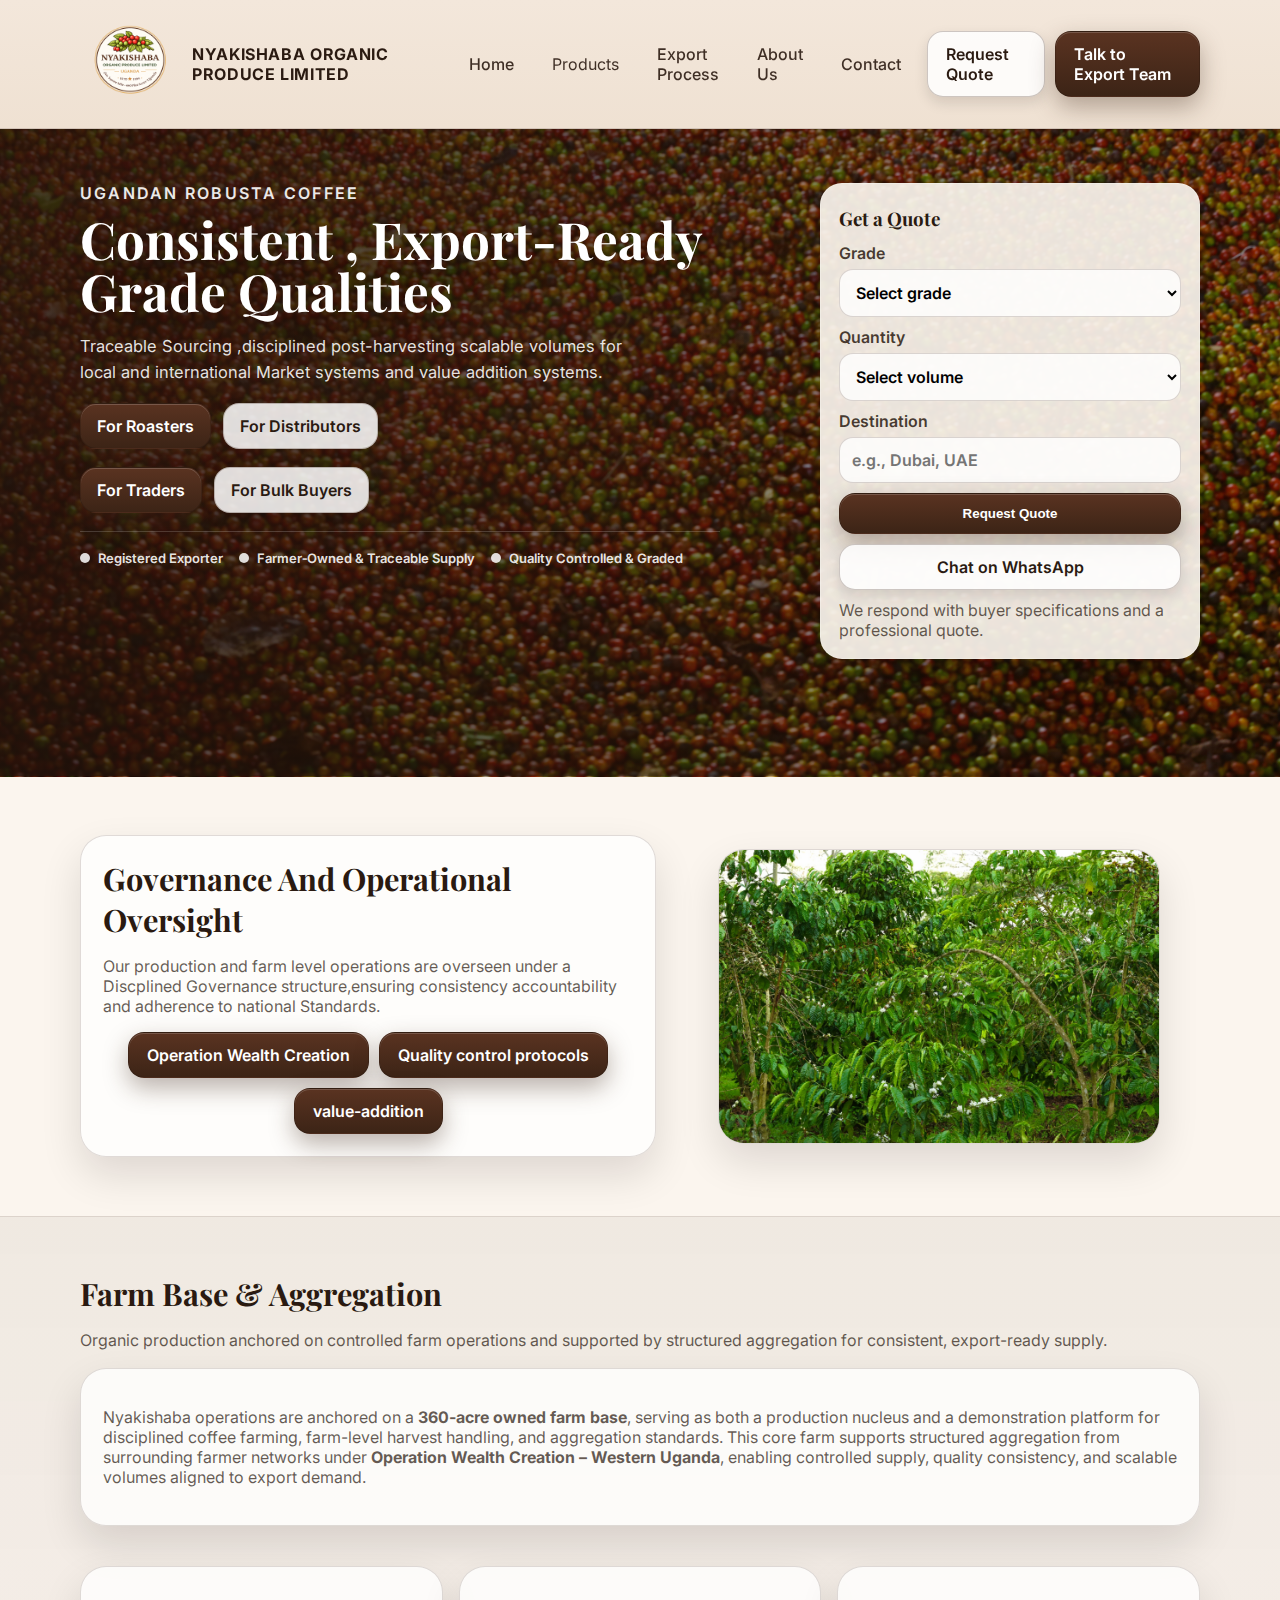
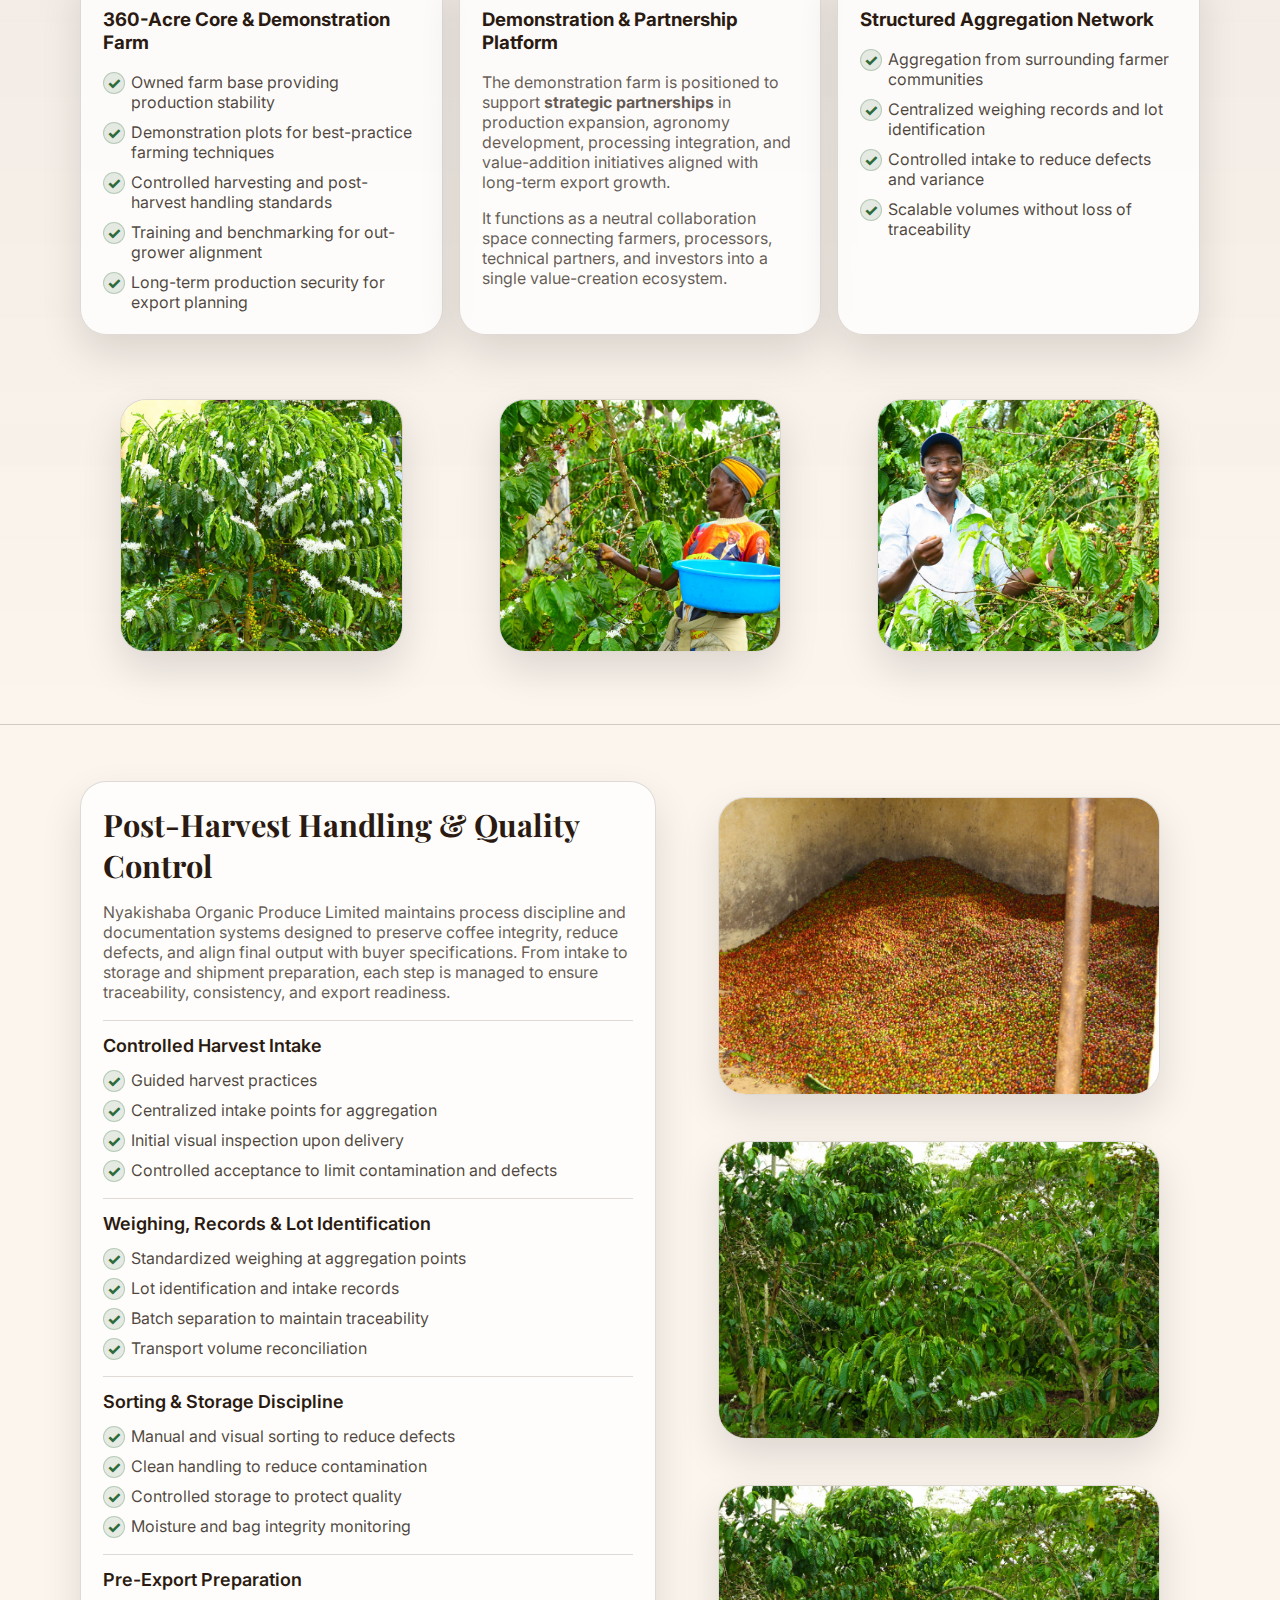
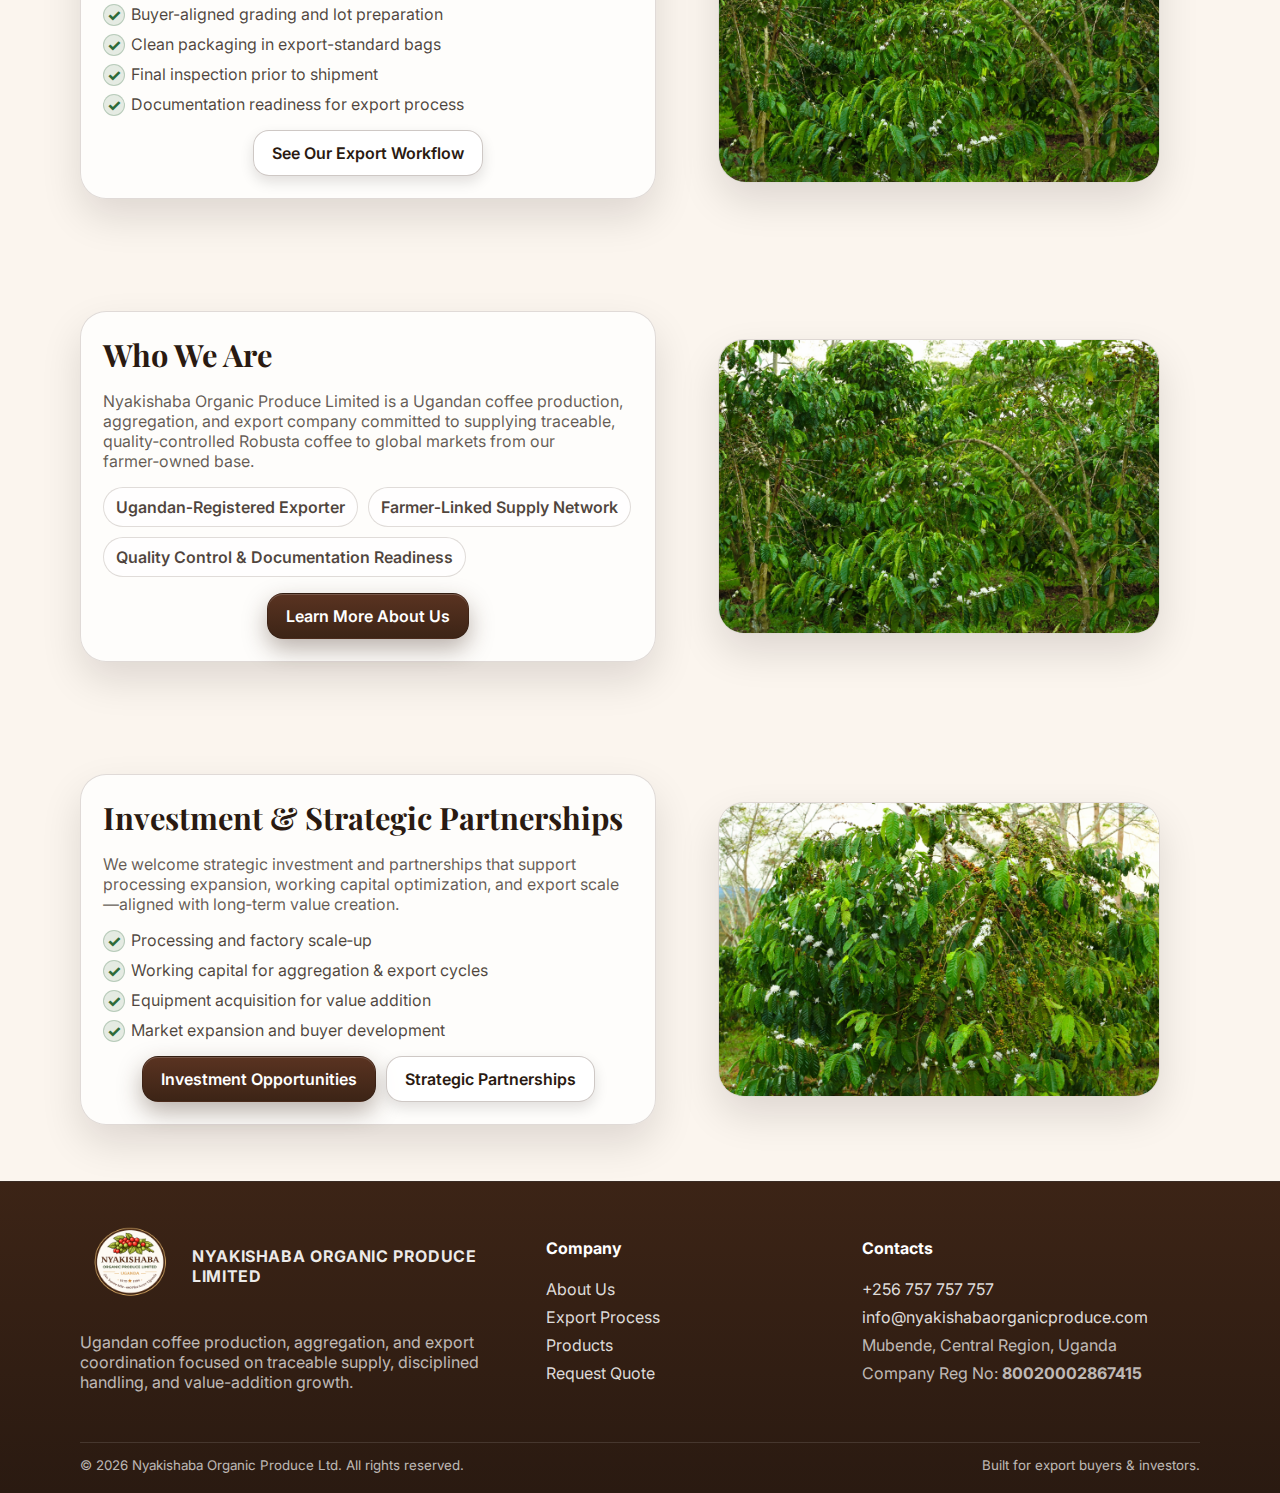
<file: index.html>
<!doctype html>
<html lang="en">
<head>
<title>Nyakishaba Organic Produce Ltd. | Ugandan Robusta Coffee Export-Ready Supply</title>
<meta name="description" content="Premium Ugandan Robusta coffee supply with disciplined aggregation, quality control, and export coordination from Mubende, Uganda.">

<meta charset="utf-8" />
<meta name="viewport" content="width=device-width, initial-scale=1" />
<meta name="theme-color" content="#3c2416" />
<link rel="icon" href="assets/logo.png" type="image/svg+xml" />
<link rel="preconnect" href="https://fonts.googleapis.com">
<link rel="preconnect" href="https://fonts.gstatic.com" crossorigin>
<link href="https://fonts.googleapis.com/css2?family=Inter:wght@400;500;600&family=Playfair+Display:wght@500;600;700&display=swap" rel="stylesheet">
<link rel="stylesheet" href="style.css" />
<script defer src="main.js"></script>

<script type="application/ld+json">{"@context": "https://schema.org", "@type": "Organization", "name": "Nyakishaba Organic Produce Ltd.", "url": "https://nyakishabaorganicproduce.github.io/website/", "logo": "assets/logo.svg", "address": {"@type": "PostalAddress", "addressLocality": "Mubende", "addressRegion": "Central Region", "addressCountry": "UG"}, "sameAs": []}</script>
</head>
<body>
<header class="site-header">
  <div class="container nav-wrap">
    <a class="brand" href="index.html" aria-label="Nyakishaba Organic Produce Ltd. home">
      <img src="assets/logo.png" alt="Nyakishaba Organic Produce Ltd. logo" class="logo"><span> <b>NYAKISHABA ORGANIC PRODUCE LIMITED</b></span>
    </a>

    <button class="nav-toggle" aria-label="Open menu" aria-expanded="false" data-nav-toggle>
      <span></span><span></span><span></span>
    </button>

    <nav class="nav" data-nav>
      <a href="index.html" class="nav-link">Home</a>
      <div class="nav-dropdown">
        <button class="nav-link nav-dropbtn" type="button" data-dropdown>Products</button>
        <div class="nav-dropmenu">
          <a href="products.html#robusta" class="nav-sublink">Robusta</a>
          <a href="products.html#arabica" class="nav-sublink">Arabica</a>
          <a href="products.html#specs" class="nav-sublink">Specifications</a>
        </div>
      </div>
      <a href="export-process.html" class="nav-link">Export Process</a>
      <a href="about.html" class="nav-link">About Us</a>
      <a href="contact.html" class="nav-link">Contact</a>
    </nav>

    <div class="nav-cta">
      <a class="btn btn-ghost" href="quote.html">Request Quote</a>
      <a class="btn btn-primary" href="https://wa.me/256757757757?text=Hello%20Nyakishaba%20Team%2C%20I%20would%20like%20to%20request%20coffee%20specifications%20and%20pricing.%20Grade%3A%20%5B%5D%20Volume%3A%20%5B%5D%20Destination%3A%20%5B%5D" target="_blank" rel="noopener">Talk to Export Team</a>
    </div>
  </div>
</header>

<main>
  <section class="hero" style="--hero-image: url('assets/expo.jpg');">

    <div class="hero-overlay"></div>
    <div class="container hero-grid">
      <div class="hero-copy">
        <p class="eyebrow">Ugandan Robusta Coffee</p>
        <h1>Consistent , Export-Ready Grade Qualities </h1>
        <p class="lead">
          Traceable Sourcing ,disciplined post-harvesting scalable volumes for local and international Market systems and value addition systems.
        </p>
        <div class="hero-actions">
          <a class="btn btn-primary btn-lg" href="buyer.html#roasters">For Roasters</a>
          <a class="btn btn-ghost btn-lg" href="buyer.html#distributors">For Distributors</a>
        </div>
        <div class="hero-actions">
          <a class="btn btn-primary btn-lg" href="buyer.html#traders">For Traders</a>
          <a class="btn btn-ghost btn-lg" href="buyer.html#bulk-buyers">For Bulk Buyers</a>
        </div>
        <div class="trust-strip">
          <div class="trust-item"><span class="dot"></span>Registered Exporter</div>
          <div class="trust-item"><span class="dot"></span>Farmer‑Owned & Traceable Supply</div>
          <div class="trust-item"><span class="dot"></span>Quality Controlled & Graded</div>
        </div>
      </div>
      <div class="hero-card">
        <div class="quote-card">
          <h3>Get a Quote</h3>
          <form class="mini-form" data-quote-form>
            <label>
              Grade
              <select name="grade" required>
                <option value="">Select grade</option>
                <option>Robusta Screen 15+</option>
                <option>Robusta Screen 18</option>
                <option>Robusta FAQ</option>
                <option>Arabica (by request)</option>
              </select>
            </label>
            <label>
              Quantity
              <select name="qty" required>
                <option value="">Select volume</option>
                <option>1–5 MT</option>
                <option>6–19 MT</option>
                <option>20+ MT (Container)</option>
              </select>
            </label>
            <label>
              Destination
              <input name="dest" placeholder="e.g., Dubai, UAE" required>
            </label>
            <button class="btn btn-primary btn-block" type="submit">Request Quote</button>
            <a class="btn btn-ghost btn-block" target="_blank" rel="noopener"
               href="https://wa.me/256757757757?text=Hello%20Nyakishaba%20Team%2C%20I%20would%20like%20a%20quote.%20Grade%3A%20%5B%5D%20Quantity%3A%20%5B%5D%20Destination%3A%20%5B%5D">Chat on WhatsApp</a>
          </form>
          <p class="mini-note muted">We respond with buyer specifications and a professional quote.</p>
        </div>
      </div>
    </div>
  </section>
  <section class="section">
    <div class="container split">
      <div class="card card-pad">
        <h2>Governance And Operational Oversight</h2>
        <p class="muted">
          Our production and farm level operations are overseen under a Discplined Governance 
          structure,ensuring consistency accountability and adherence to national Standards.
        </p>
    
        <div class="actions">
          <a class="btn btn-primary" href="governance.html#owc">Operation Wealth Creation</a>
          <a class="btn btn-primary" href="governance.html#quality">Quality control protocols</a>
          <a class="btn btn-primary"  href="governance.html#value-addition" > value-addition</a>
        </div>
      </div>

      <figure class="media">
        <img src="assets/farmers-group.jpg" alt="Coffee farmers holding freshly harvested organic coffee cherries at Nyakishaba collection point in Uganda">
      </figure>
    </div>
  </section>

  <section class="section alt">
  <div class="container">

    <!-- SECTION HEADER -->
    <div class="section-head">
      <h2>Farm Base & Aggregation</h2>
      <p class="muted">
        Organic production anchored on controlled farm operations and supported by structured aggregation for consistent, export-ready supply.
      </p>
    </div>

    <!-- INTRODUCTION PARAGRAPH -->
    <div class="card card-pad" style="margin-bottom:2.5rem;">
      <p class="muted">
        Nyakishaba operations are anchored on a <strong>360-acre owned farm base</strong>, serving as both a production nucleus and a demonstration
        platform for disciplined coffee farming, farm-level harvest handling, and aggregation standards.
        This core farm supports structured aggregation from surrounding farmer networks under
        <strong>Operation Wealth Creation – Western Uganda</strong>, enabling controlled supply,
        quality consistency, and scalable volumes aligned to export demand.
      </p>
    </div>

    <!-- THREE EXPLANATION DIVS (LEFT / MIDDLE / RIGHT) -->
    <div class="grid-3" style="margin-bottom:3rem;">

      <!-- LEFT: CORE FARM -->
      <div class="card card-pad">
        <h3>360-Acre Core & Demonstration Farm</h3>
        <ul class="checklist">
          <li>Owned farm base providing production stability</li>
          <li>Demonstration plots for best-practice farming techniques</li>
          <li>Controlled harvesting and post-harvest handling standards</li>
          <li>Training and benchmarking for out-grower alignment</li>
          <li>Long-term production security for export planning</li>
        </ul>
      </div>

      <!-- MIDDLE: PARTNERSHIP PLATFORM -->
      <div class="card card-pad">
        <h3>Demonstration & Partnership Platform</h3>
        <p class="muted">
          The demonstration farm is positioned to support <strong>strategic partnerships</strong> in
          production expansion, agronomy development, processing integration, and value-addition
          initiatives aligned with long-term export growth.
        </p>
        <p class="muted">
          It functions as a neutral collaboration space connecting farmers, processors,
          technical partners, and investors into a single value-creation ecosystem.
        </p>
      </div>

      <!-- RIGHT: AGGREGATION NETWORK -->
      <div class="card card-pad">
        <h3>Structured Aggregation Network</h3>
        <ul class="checklist">
          <li>Aggregation from surrounding farmer communities</li>
          <li>Centralized weighing records and lot identification</li>
          <li>Controlled intake to reduce defects and variance</li>
          <li>Scalable volumes without loss of traceability</li>
        </ul>
      </div>

    </div>

    <!-- EXISTING IMAGES (UNCHANGED, NOW SUPPORTED BY CONTENT ABOVE) -->
    <div class="grid-3">
      <figure class="media">
        <img src="assets/coffee-flowers.jpg" alt="Organic coffee production on Nyakishaba demonstration farm in Uganda">
        <figcaption>Organic production cycles</figcaption>
      </figure>

      <figure class="media">
        <img src="assets/woman-harvesting.jpg" alt="Farmer harvesting coffee cherries under structured aggregation system in Western Uganda">
        <figcaption>Community harvesting & aggregation</figcaption>
      </figure>

      <figure class="media">
        <img src="assets/smiling-farmer.jpg" alt="Field supervision and farm discipline at Nyakishaba coffee operations in Mubende">
        <figcaption>Field supervision and discipline</figcaption>
      </figure>
    </div>

  </div>
</section>

  <section class="section">
    <div class="container split">
      <div class="card card-pad">
        <h2>Post-Harvest Handling & Quality Control</h2>

             <p class="muted">
               Nyakishaba Organic Produce Limited maintains process discipline and documentation systems designed to preserve coffee integrity,
               reduce defects, and align final output with buyer specifications. From intake to storage and shipment preparation,
                each step is managed to ensure traceability, consistency, and export readiness.
             </p>

  <div class="qc-block">
    <h3>Controlled Harvest Intake</h3>
    <ul class="checklist">
      <li>Guided harvest practices</li>
      <li>Centralized intake points for aggregation</li>
      <li>Initial visual inspection upon delivery</li>
      <li>Controlled acceptance to limit contamination and defects</li>
    </ul>
  </div>

  <div class="qc-block">
    <h3>Weighing, Records & Lot Identification</h3>
    <ul class="checklist">
      <li>Standardized weighing at aggregation points</li>
      <li>Lot identification and intake records</li>
      <li>Batch separation to maintain traceability</li>
      <li>Transport volume reconciliation</li>
    </ul>
  </div>

  <div class="qc-block">
    <h3>Sorting & Storage Discipline</h3>
    <ul class="checklist">
      <li>Manual and visual sorting to reduce defects</li>
      <li>Clean handling to reduce contamination</li>
      <li>Controlled storage to protect quality</li>
      <li>Moisture and bag integrity monitoring</li>
    </ul>
  </div>

  <div class="qc-block">
    <h3>Pre-Export Preparation</h3>
    <ul class="checklist">
      <li>Buyer-aligned grading and lot preparation</li>
      <li>Clean packaging in export-standard bags</li>
      <li>Final inspection prior to shipment</li>
      <li>Documentation readiness for export process</li>
    </ul>
  </div>

  <div class="actions">
    <a class="btn btn-ghost" href="export-process.html">See Our Export Workflow</a>
  </div>
</div>


      <div class="qc-image-column">
         <figure class="media qc-image">
           <img src="assets/cherries-store.jpg" alt="Harvest intake and aggregation">
         </figure>

        <figure class="media qc-image">
          <img src="assets/farmers-group.jpg" alt="Weighing and lot identification">
        </figure>

        <figure class="media qc-image">
          <img src="assets/farmers-group.jpg" alt="Controlled coffee production base">
        </figure>
      </div>

    </div>
  </section>
  
  <section class="section">
    <div class="container split">
      <div class="card card-pad">
        <h2>Who We Are</h2>
        <p class="muted">
          Nyakishaba Organic Produce Limited is a Ugandan coffee production, aggregation, and export company committed to supplying traceable,
          quality‑controlled Robusta coffee to global markets from our farmer‑owned base.
        </p>
        <div class="pill-grid">
          <div class="pill">Ugandan‑Registered Exporter</div>
          <div class="pill">Farmer‑Linked Supply Network</div>
          <div class="pill">Quality Control & Documentation Readiness</div>
        </div>
        <div class="actions">
          <a class="btn btn-primary" href="about.html">Learn More About Us</a>
        </div>
      </div>

      <figure class="media">
        <img src="assets/farmers-group.jpg" alt="Coffee farmers holding freshly harvested organic coffee cherries at Nyakishaba collection point in Uganda">
      </figure>
    </div>
  </section>


  <section class="section">
    <div class="container split">
      <div class="card card-pad">
        <h2>Investment & Strategic Partnerships</h2>
        <p class="muted">
          We welcome strategic investment and partnerships that support processing expansion, working capital optimization, and export scale—aligned with long‑term value creation.
        </p>
        <ul class="checklist">
          <li>Processing and factory scale‑up</li>
          <li>Working capital for aggregation & export cycles</li>
          <li>Equipment acquisition for value addition</li>
          <li>Market expansion and buyer development</li>
        </ul>
        <div class="actions">
              <a class="btn btn-primary" href="investor.html#invest">Investment Opportunities</a>
              <a class="btn btn-ghost" href="investor.html#strategic">Strategic Partnerships</a>
        </div>

      </div>

      <figure class="media">
        <img src="assets/group-lineup.jpg" alt="Coffee farmers holding freshly harvested organic coffee cherries at Nyakishaba collection point in Uganda">
      </figure>
    </div>
    
  </section>
</main>
<footer class="site-footer">
  <div class="container footer-grid">
    <div>
      <a class="brand" href="index.html" aria-label="Nyakishaba Organic Produce Ltd. home">
      <img src="assets/logo.png" alt="Nyakishaba Organic Produce Ltd. logo" class="logo"><span> <b>NYAKISHABA ORGANIC PRODUCE LIMITED</b></span>
    </a>
      <p class="muted">
        Ugandan coffee production, aggregation, and export coordination focused on traceable supply, disciplined handling, and value-addition growth.
      </p>
    </div>

    <div>
      <h4>Company</h4>
      <ul class="footer-links">
        <li><a href="about.html">About Us</a></li>
        <li><a href="export-process.html">Export Process</a></li>
        <li><a href="products.html">Products</a></li>
        <li><a href="quote.html">Request Quote</a></li>
      </ul>
    </div>

    <div>
      <h4>Contacts</h4>
      <ul class="footer-links">
        <li><a href="tel:+256757757757">+256 757 757 757</a></li>
        <li><a href="mailto:info@nyakishabaorganicproduce.com">info@nyakishabaorganicproduce.com</a></li>
        <li class="muted">Mubende, Central Region, Uganda</li>
        <li class="muted">Company Reg No: <strong>80020002867415</strong></li>
      </ul>
    </div>
  </div>

  <div class="container footer-bottom">
    <small class="muted">© <span data-year></span> Nyakishaba Organic Produce Ltd. All rights reserved.</small>
    <small class="muted">Built for export buyers & investors.</small>
  </div>
</footer>


</body>
</html>
</file>
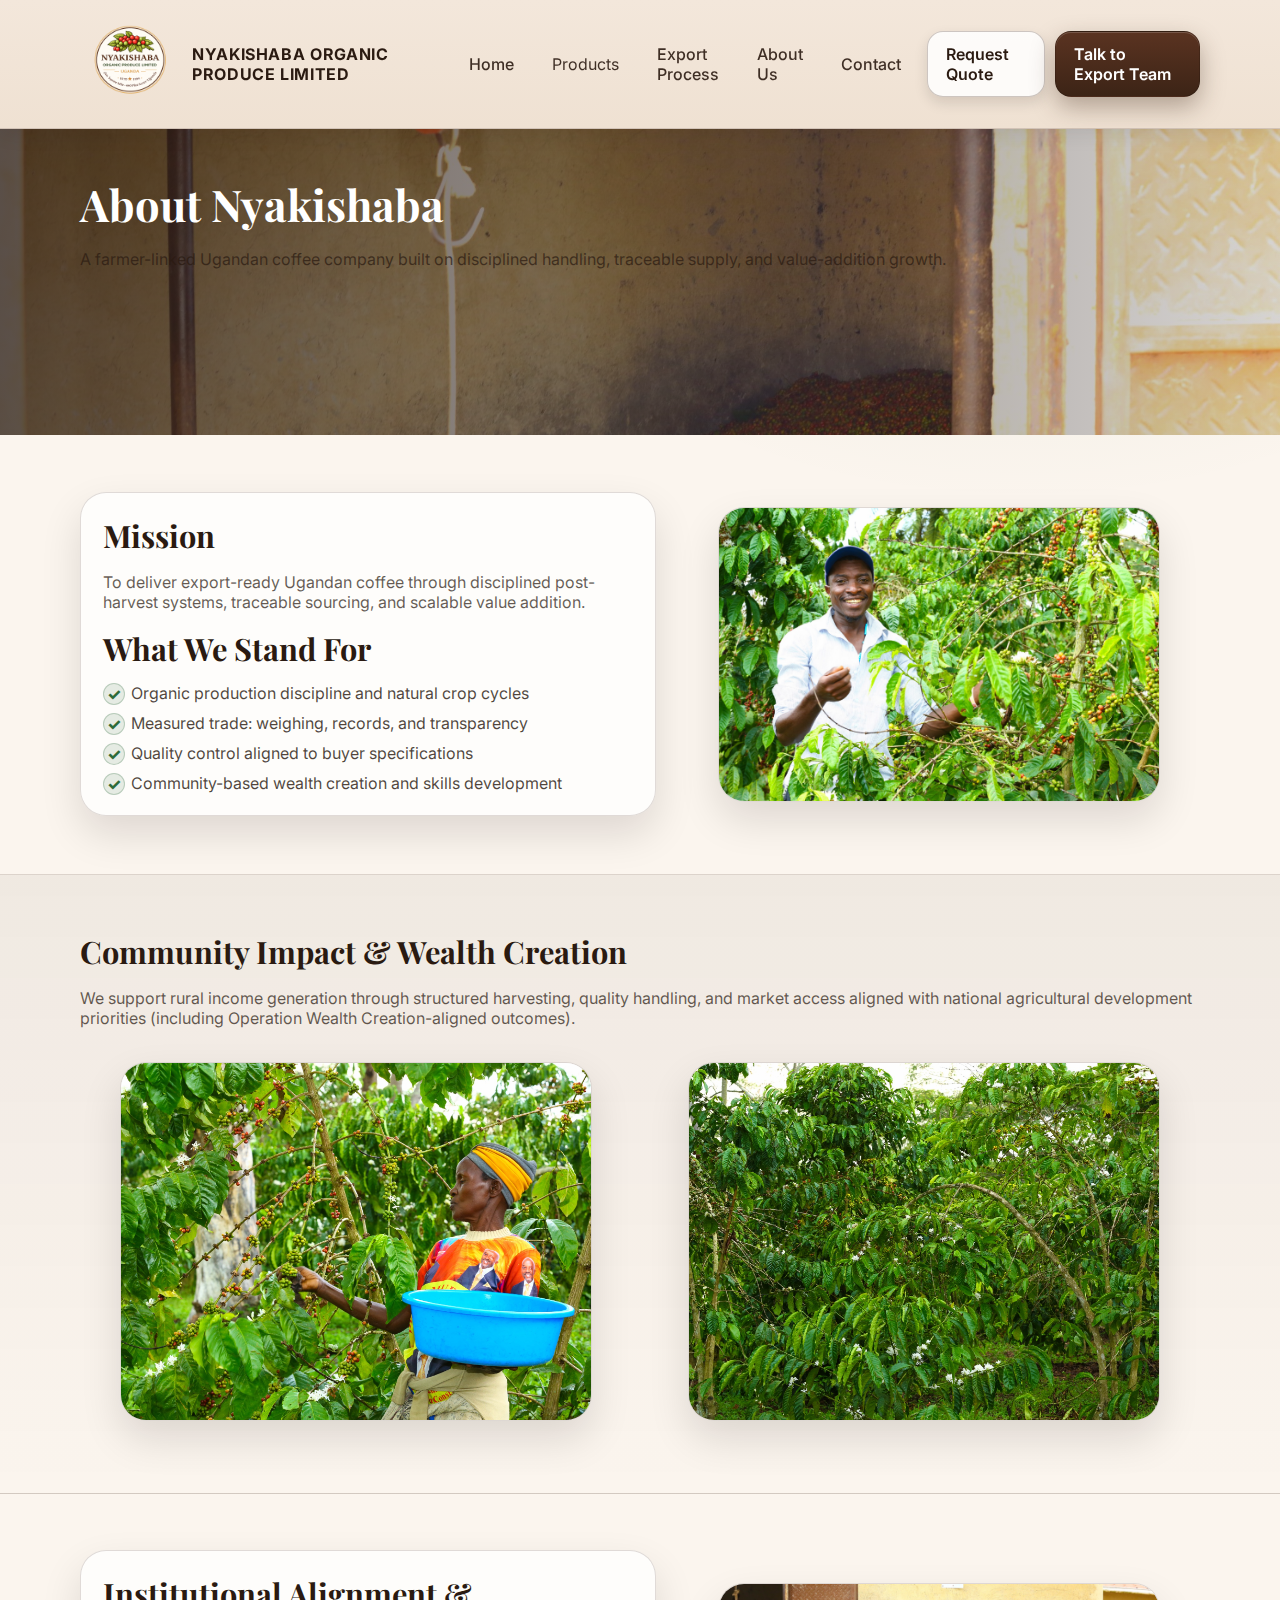
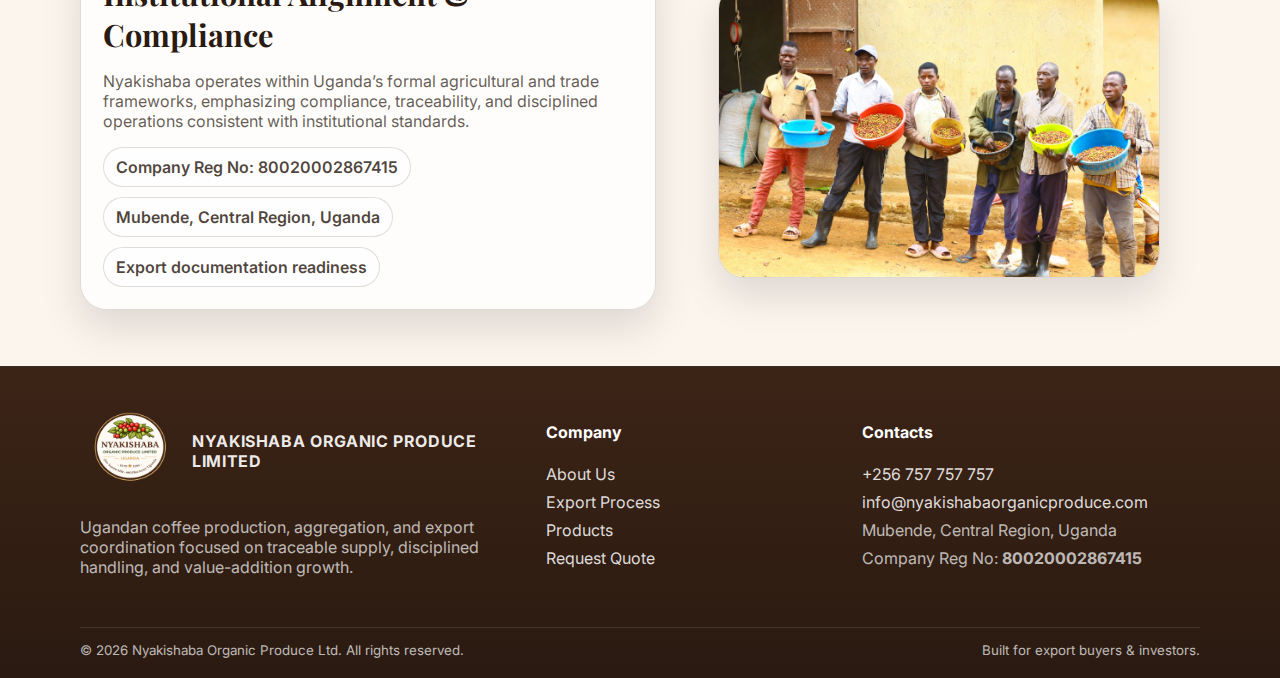
<file: about.html>
<!doctype html>
<html lang="en">
<head>
<title>About | Nyakishaba Organic Produce Ltd.</title>
<meta name="description" content="Learn about Nyakishaba Organic Produce Ltd., a Ugandan coffee production, aggregation, and export company focused on traceable, organic supply and value addition.">

<meta charset="utf-8" />
<meta name="viewport" content="width=device-width, initial-scale=1" />
<meta name="theme-color" content="#3c2416" />
<link rel="icon" href="assets/logo.svg" type="image/svg+xml" />
<link rel="preconnect" href="https://fonts.googleapis.com">
<link rel="preconnect" href="https://fonts.gstatic.com" crossorigin>
<link href="https://fonts.googleapis.com/css2?family=Inter:wght@400;500;600&family=Playfair+Display:wght@500;600;700&display=swap" rel="stylesheet">
<link rel="stylesheet" href="style.css" />
<script defer src="main.js"></script>

<script type="application/ld+json">{"@context": "https://schema.org", "@type": "Organization", "name": "Nyakishaba Organic Produce Ltd.", "url": "https://nyakishabaorganicproduce.github.io/website/", "logo": "assets/logo.svg", "address": {"@type": "PostalAddress", "addressLocality": "Mubende", "addressRegion": "Central Region", "addressCountry": "UG"}, "sameAs": []}</script>
</head>
<body>
<header class="site-header">
  <div class="container nav-wrap">
   <a class="brand" href="index.html" aria-label="Nyakishaba Organic Produce Ltd. home">
      <img src="assets/logo.png" alt="Nyakishaba Organic Produce Ltd. logo" class="logo"><span> <b>NYAKISHABA ORGANIC PRODUCE LIMITED</b></span>
    </a>

    <button class="nav-toggle" aria-label="Open menu" aria-expanded="false" data-nav-toggle>
      <span></span><span></span><span></span>
    </button>

    <nav class="nav" data-nav>
      <a href="index.html" class="nav-link">Home</a>
      <div class="nav-dropdown">
        <button class="nav-link nav-dropbtn" type="button" data-dropdown>Products</button>
        <div class="nav-dropmenu">
          <a href="products.html#robusta" class="nav-sublink">Robusta</a>
          <a href="products.html#arabica" class="nav-sublink">Arabica</a>
          <a href="products.html#specs" class="nav-sublink">Specifications</a>
        </div>
      </div>
      <a href="export-process.html" class="nav-link">Export Process</a>
      <a href="about.html" class="nav-link">About Us</a>
      <a href="contact.html" class="nav-link">Contact</a>
    </nav>

    <div class="nav-cta">
      <a class="btn btn-ghost" href="quote.html">Request Quote</a>
      <a class="btn btn-primary" href="https://wa.me/256757757757?text=Hello%20Nyakishaba%20Team%2C%20I%20would%20like%20to%20request%20coffee%20specifications%20and%20pricing.%20Grade%3A%20%5B%5D%20Volume%3A%20%5B%5D%20Destination%3A%20%5B%5D" target="_blank" rel="noopener">Talk to Export Team</a>
    </div>
  </div>
</header>

<main>
  <section class="banner" style="--banner-image:url('assets/coffee-trees.jpg')">
    <div class="banner-overlay"></div>
    <div class="container banner-inner">
      <h1>About Nyakishaba</h1>
      <p class="muted">A farmer-linked Ugandan coffee company built on disciplined handling, traceable supply, and value-addition growth.</p>
    </div>
  </section>

  <section class="section">
    <div class="container split">
      <div class="card card-pad">
        <h2>Mission</h2>
        <p class="muted">To deliver export-ready Ugandan coffee through disciplined post-harvest systems, traceable sourcing, and scalable value addition.</p>
        <h2>What We Stand For</h2>
        <ul class="checklist">
          <li>Organic production discipline and natural crop cycles</li>
          <li>Measured trade: weighing, records, and transparency</li>
          <li>Quality control aligned to buyer specifications</li>
          <li>Community-based wealth creation and skills development</li>
        </ul>
      </div>
      <figure class="media">
        <img src="assets/smiling-farmer.jpg" alt="Field supervisor inspecting organic coffee trees at Nyakishaba coffee farm in Mubende, Uganda">
      </figure>
    </div>
  </section>

  <section class="section alt" id="impact">
    <div class="container">
      <div class="section-head">
        <h2>Community Impact & Wealth Creation</h2>
        <p class="muted">We support rural income generation through structured harvesting, quality handling, and market access aligned with national agricultural development priorities (including Operation Wealth Creation-aligned outcomes).</p>
      </div>
      <div class="grid-2">
        <figure class="media">
          <img src="assets/woman-harvesting.jpg" alt="Woman harvesting organic coffee cherries by hand at Nyakishaba coffee farm in Uganda">
          <figcaption>Inclusive harvesting and household income</figcaption>
        </figure>
        <figure class="media">
          <img src="assets/farmers-group.jpg" alt="Coffee farmers holding freshly harvested organic coffee cherries at Nyakishaba collection point in Uganda">
          <figcaption>Farmer-linked supply and structured aggregation</figcaption>
        </figure>
      </div>
    </div>
  </section>

  <section class="section">
    <div class="container split">
      <div class="card card-pad">
        <h2>Institutional Alignment & Compliance</h2>
        <p class="muted">
          Nyakishaba operates within Uganda’s formal agricultural and trade frameworks, emphasizing compliance, traceability, and disciplined operations consistent with institutional standards.
        </p>
        <div class="pill-grid">
          <div class="pill">Company Reg No: 80020002867415</div>
          <div class="pill">Mubende, Central Region, Uganda</div>
          <div class="pill">Export documentation readiness</div>
        </div>
      </div>
      <figure class="media">
        <img src="assets/cherries-store-wide.jpg" alt="Clean storage of organic coffee cherries at Nyakishaba post-harvest handling facility in Uganda">
      </figure>
    </div>
  </section>
</main>
<footer class="site-footer">
  <div class="container footer-grid">
    <div>
      <a class="brand" href="index.html" aria-label="Nyakishaba Organic Produce Ltd. home">
      <img src="assets/logo.png" alt="Nyakishaba Organic Produce Ltd. logo" class="logo"><span> <b>NYAKISHABA ORGANIC PRODUCE LIMITED</b></span>
    </a>
      <p class="muted">
        Ugandan coffee production, aggregation, and export coordination focused on traceable supply, disciplined handling, and value-addition growth.
      </p>
    </div>

    <div>
      <h4>Company</h4>
      <ul class="footer-links">
        <li><a href="about.html">About Us</a></li>
        <li><a href="export-process.html">Export Process</a></li>
        <li><a href="products.html">Products</a></li>
        <li><a href="quote.html">Request Quote</a></li>
      </ul>
    </div>

    <div>
      <h4>Contacts</h4>
      <ul class="footer-links">
        <li><a href="tel:+256757757757">+256 757 757 757</a></li>
        <li><a href="mailto:info@nyakishabaorganicproduce.com">info@nyakishabaorganicproduce.com</a></li>
        <li class="muted">Mubende, Central Region, Uganda</li>
        <li class="muted">Company Reg No: <strong>80020002867415</strong></li>
      </ul>
    </div>
  </div>

  <div class="container footer-bottom">
    <small class="muted">© <span data-year></span> Nyakishaba Organic Produce Ltd. All rights reserved.</small>
    <small class="muted">Built for export buyers & investors.</small>
  </div>
</footer>


</body>
</html>
</file>
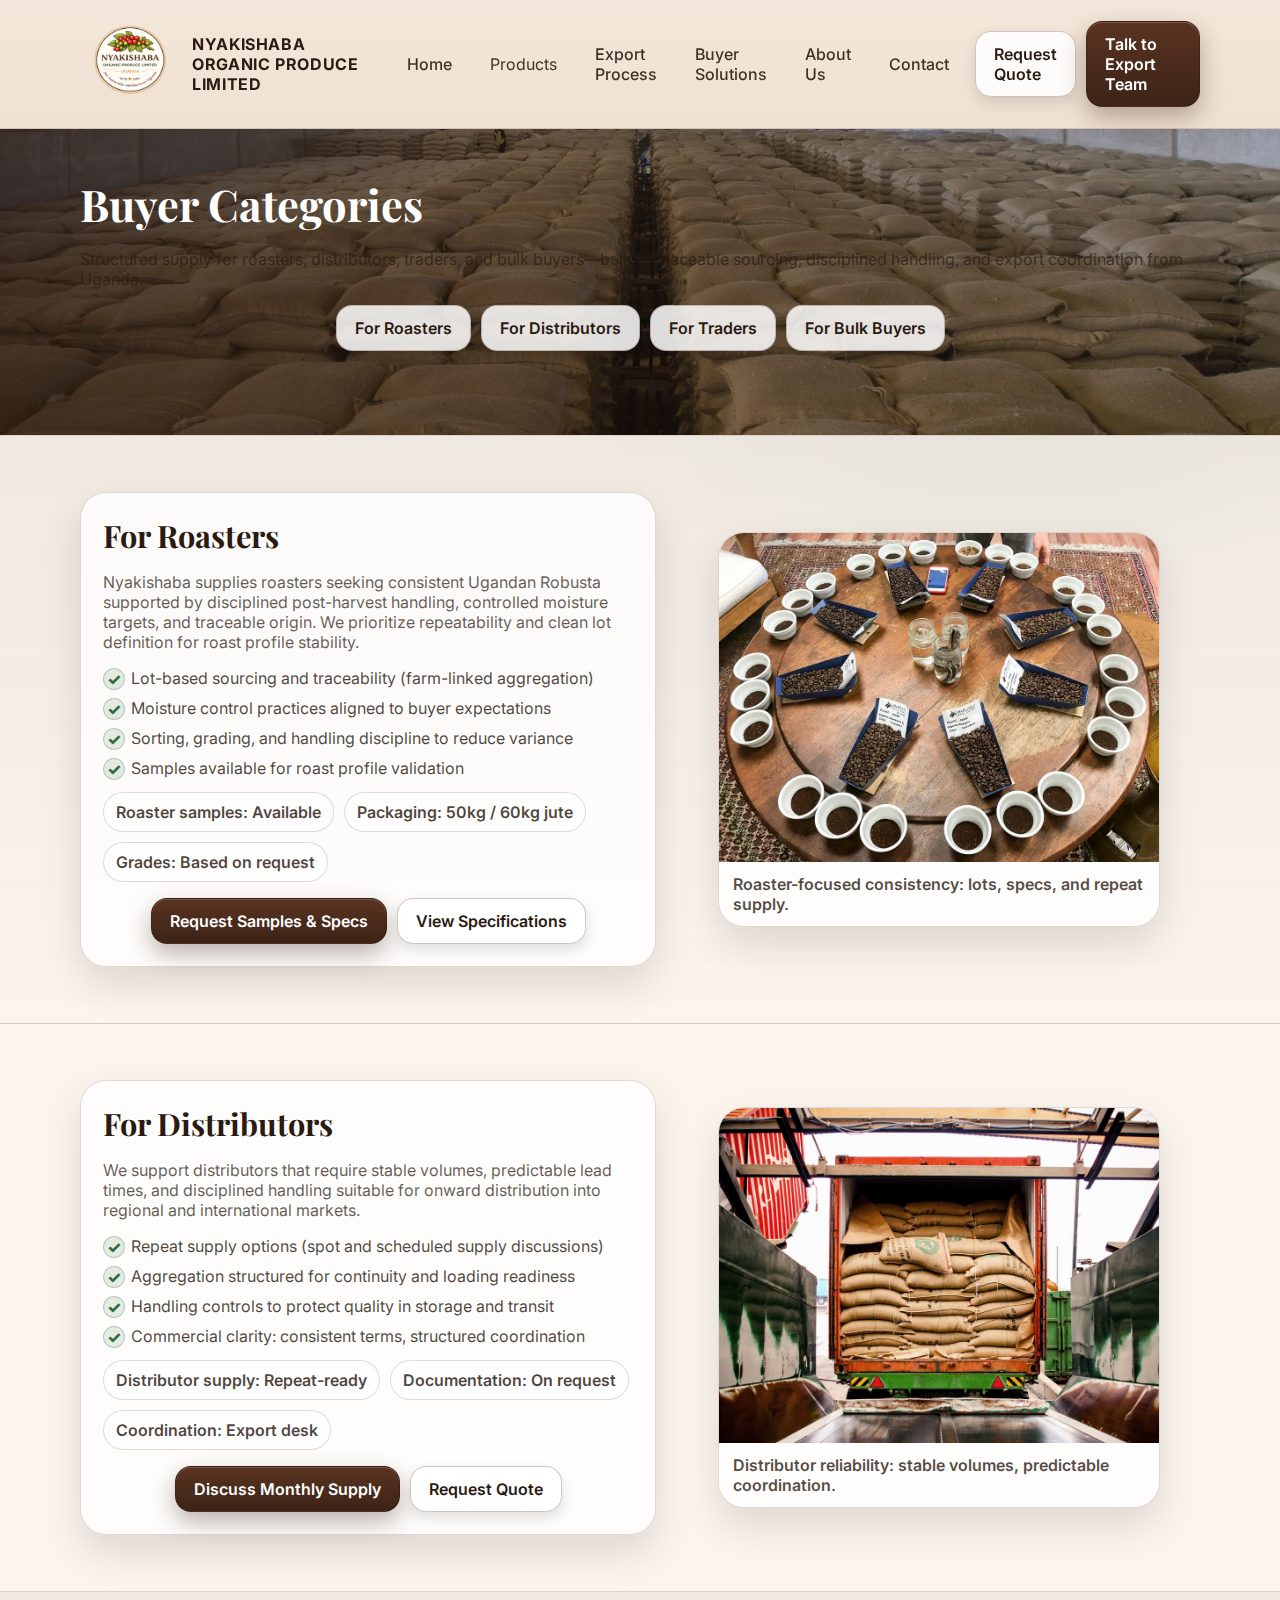
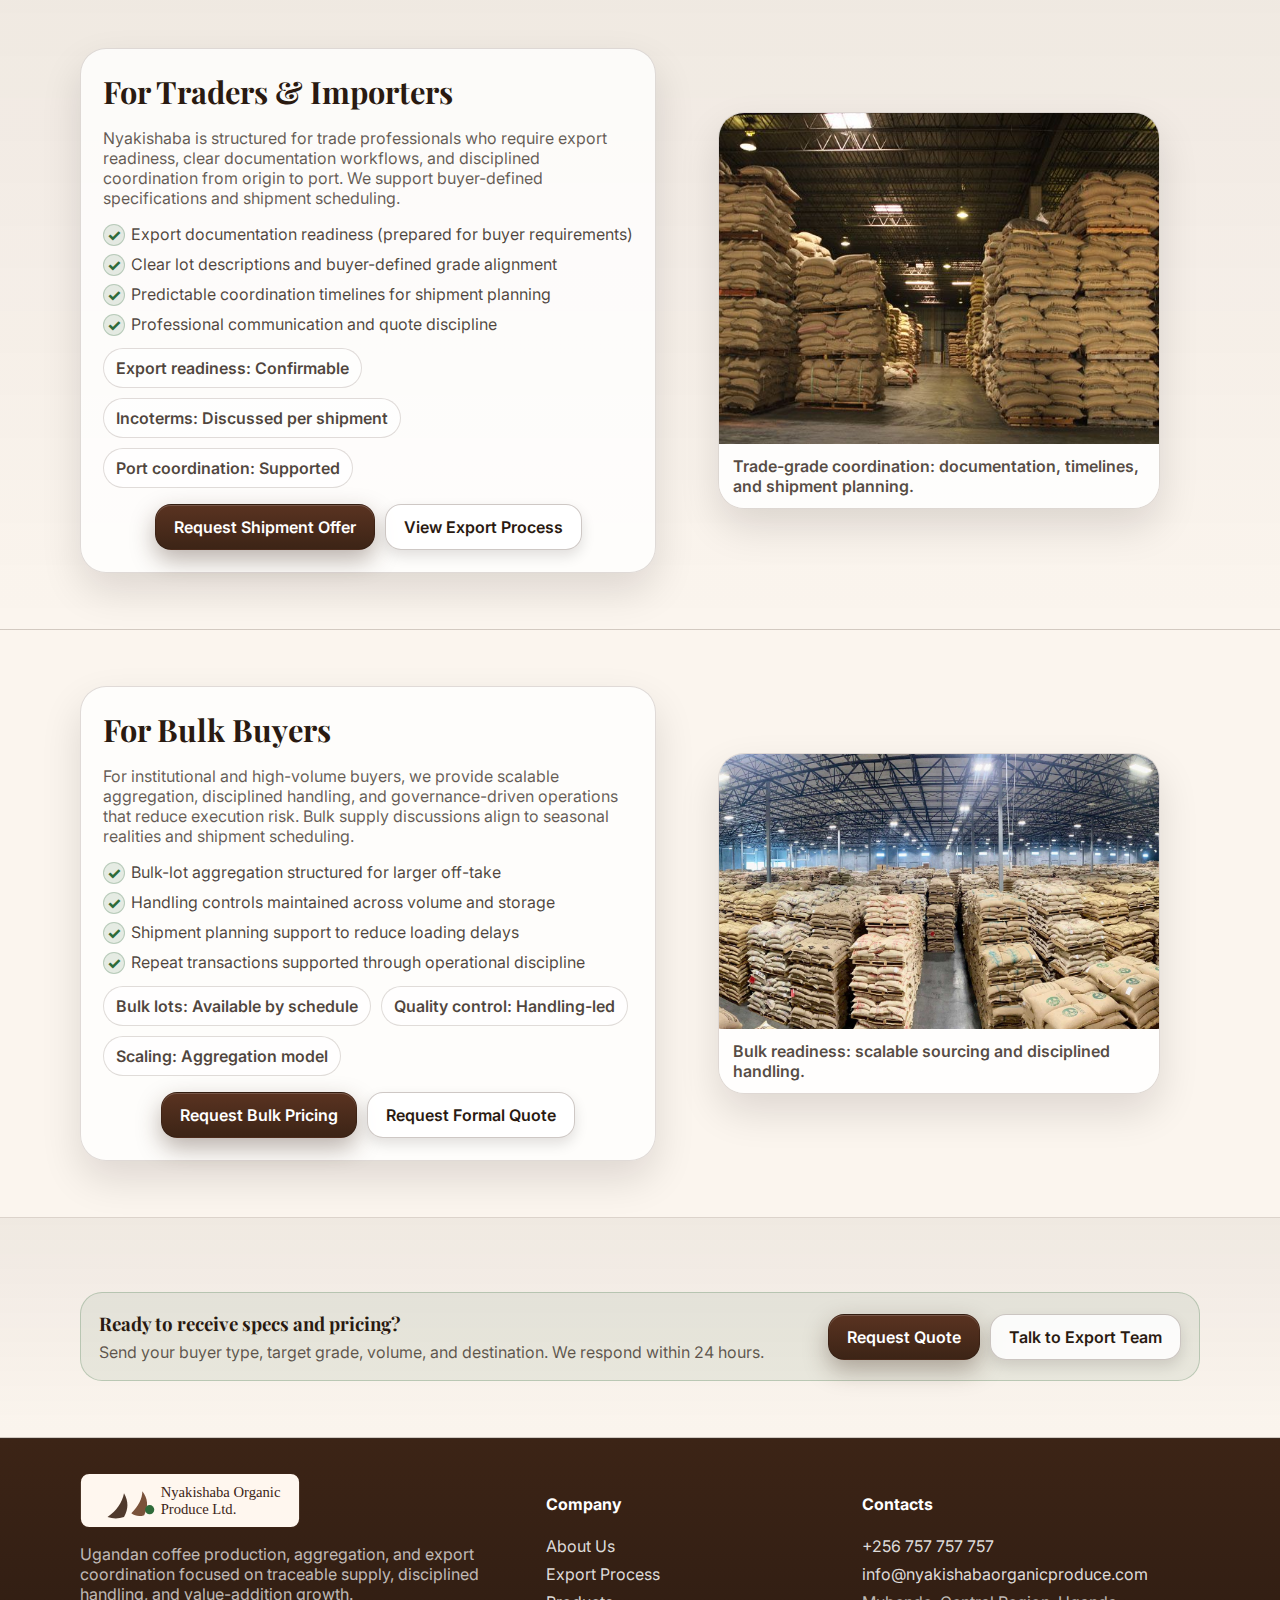
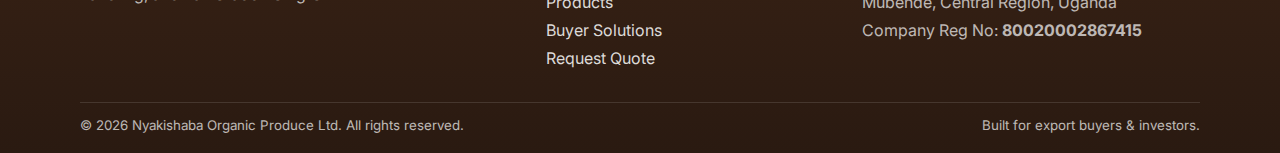
<file: buyer.html>
<!doctype html>
<html lang="en">
<head>
  <title>Buyer Solutions | Nyakishaba Organic Produce Ltd.</title>
  <meta name="description" content="Nyakishaba supplies export-grade Ugandan coffee to roasters, distributors, traders, and bulk buyers. Traceable sourcing, disciplined post-harvest handling, and shipment coordination from Uganda.">

  <meta charset="utf-8" />
  <meta name="viewport" content="width=device-width, initial-scale=1" />
  <meta name="theme-color" content="#3c2416" />

  <link rel="icon" href="assets/logo.svg" type="image/svg+xml" />
  <link rel="preconnect" href="https://fonts.googleapis.com">
  <link rel="preconnect" href="https://fonts.gstatic.com" crossorigin>
  <link href="https://fonts.googleapis.com/css2?family=Inter:wght@400;500;600&family=Playfair+Display:wght@500;600;700&display=swap" rel="stylesheet">

  <!-- Use your existing CSS -->
  <link rel="stylesheet" href="style.css" />
  <script defer src="main.js"></script>

  <!-- SEO / Social -->
  <meta property="og:title" content="Buyer Solutions | Nyakishaba Organic Produce Ltd." />
  <meta property="og:description" content="Export-grade Ugandan coffee for roasters, distributors, traders, and bulk buyers. Traceable sourcing and disciplined handling." />
  <meta property="og:type" content="website" />

  <!-- Schema -->
  <script type="application/ld+json">
  {
    "@context":"https://schema.org",
    "@type":"Organization",
    "name":"Nyakishaba Organic Produce Ltd.",
    "url":"https://nyakishabaorganicproduce.github.io/website/",
    "logo":"assets/logo.svg",
    "address":{
      "@type":"PostalAddress",
      "addressLocality":"Mubende",
      "addressRegion":"Central Region",
      "addressCountry":"UG"
    }
  }
  </script>
</head>

<body>
<header class="site-header">
  <div class="container nav-wrap">
    <a class="brand" href="index.html" aria-label="Nyakishaba Organic Produce Ltd. home">
      <img src="assets/logo.png" alt="Nyakishaba Organic Produce Ltd. logo" class="logo"><span> <b>NYAKISHABA ORGANIC PRODUCE LIMITED</b></span>
    </a>

    <button class="nav-toggle" aria-label="Open menu" aria-expanded="false" data-nav-toggle>
      <span></span><span></span><span></span>
    </button>

    <nav class="nav" data-nav>
      <a href="index.html" class="nav-link">Home</a>
      <div class="nav-dropdown">
        <button class="nav-link nav-dropbtn" type="button" data-dropdown>Products</button>
        <div class="nav-dropmenu">
          <a href="products.html#robusta" class="nav-sublink">Robusta</a>
          <a href="products.html#arabica" class="nav-sublink">Arabica</a>
          <a href="products.html#specs" class="nav-sublink">Specifications</a>
        </div>
      </div>
      <a href="export-process.html" class="nav-link">Export Process</a>
      <a href="buyers.html" class="nav-link">Buyer Solutions</a>
      <a href="about.html" class="nav-link">About Us</a>
      <a href="contact.html" class="nav-link">Contact</a>
    </nav>

    <div class="nav-cta">
      <a class="btn btn-ghost" href="quote.html">Request Quote</a>
      <a class="btn btn-primary"
         href="https://wa.me/256757757757?text=Hello%20Nyakishaba%20Team%2C%20I%20would%20like%20to%20request%20coffee%20specifications%20and%20pricing.%20Buyer%20Type%3A%20%5B%5D%20Grade%3A%20%5B%5D%20Volume%3A%20%5B%5D%20Destination%3A%20%5B%5D"
         target="_blank" rel="noopener">Talk to Export Team</a>
    </div>
  </div>
</header>

<main>
  <!-- Banner -->
  <section class="banner" style="--banner-image:url('assets/bulk.jpg')">
    <div class="banner-overlay"></div>
    <div class="container banner-inner">
      <h1>Buyer Categories</h1>
      <p class="muted">Structured supply for roasters, distributors, traders, and bulk buyers—built on traceable sourcing, disciplined handling, and export coordination from Uganda.</p>

      <div class="actions">
        <a class="btn btn-ghost" href="#roasters">For Roasters</a>
        <a class="btn btn-ghost" href="#distributors">For Distributors</a>
        <a class="btn btn-ghost" href="#traders">For Traders</a>
        <a class="btn btn-ghost" href="#bulk-buyers">For Bulk Buyers</a>
      </div>
    </div>
  </section>


  <!-- ROASTERS -->
  <section class="section alt" id="roasters">
    <div class="container split">
      <div class="card card-pad">
        <h2>For Roasters</h2>
        <p class="muted">
          Nyakishaba supplies roasters seeking consistent Ugandan Robusta supported by disciplined post-harvest handling, controlled moisture targets, and traceable origin. We prioritize repeatability and clean lot definition for roast profile stability.
        </p>

        <ul class="checklist">
          <li>Lot-based sourcing and traceability (farm-linked aggregation)</li>
          <li>Moisture control practices aligned to buyer expectations</li>
          <li>Sorting, grading, and handling discipline to reduce variance</li>
          <li>Samples available for roast profile validation</li>
        </ul>

        <div class="pill-grid">
          <div class="pill">Roaster samples: Available</div>
          <div class="pill">Packaging: 50kg / 60kg jute</div>
          <div class="pill">Grades: Based on request</div>
        </div>

        <div class="actions">
          <a class="btn btn-primary"
             href="https://wa.me/256757757757?text=Hello%20Nyakishaba%20Team%2C%20I%20am%20a%20Roaster.%20Please%20share%20available%20Robusta%20grades%2C%20moisture%20target%2C%20and%20sample%20process.%20Destination%3A%20%5B%5D"
             target="_blank" rel="noopener">Request Samples & Specs</a>
          <a class="btn btn-ghost" href="products.html#specs">View Specifications</a>
        </div>
      </div>

      <figure class="media">
        <img src="assets/roasters.jpg" alt="Coffee cupping and roast profiling for export-grade Ugandan Robusta">
        <figcaption>Roaster-focused consistency: lots, specs, and repeat supply.</figcaption>
      </figure>
    </div>
  </section>

  <!-- DISTRIBUTORS -->
  <section class="section" id="distributors">
    <div class="container split">
      <div class="card card-pad">
        <h2>For Distributors</h2>
        <p class="muted">
          We support distributors that require stable volumes, predictable lead times, and disciplined handling suitable for onward distribution into regional and international markets.
        </p>

        <ul class="checklist">
          <li>Repeat supply options (spot and scheduled supply discussions)</li>
          <li>Aggregation structured for continuity and loading readiness</li>
          <li>Handling controls to protect quality in storage and transit</li>
          <li>Commercial clarity: consistent terms, structured coordination</li>
        </ul>

        <div class="pill-grid">
          <div class="pill">Distributor supply: Repeat-ready</div>
          <div class="pill">Documentation: On request</div>
          <div class="pill">Coordination: Export desk</div>
        </div>

        <div class="actions">
          <a class="btn btn-primary"
             href="https://wa.me/256757757757?text=Hello%20Nyakishaba%20Team%2C%20I%20am%20a%20Distributor.%20Please%20share%20available%20volumes%2C%20lead%20times%2C%20and%20pricing%20structure.%20Destination%3A%20%5B%5D"
             target="_blank" rel="noopener">Discuss Monthly Supply</a>
          <a class="btn btn-ghost" href="quote.html">Request Quote</a>
        </div>
      </div>

      <figure class="media">
        <img src="assets/blk.jpg" alt="Clean storage of export coffee bags in Uganda prior to shipment">
        <figcaption>Distributor reliability: stable volumes, predictable coordination.</figcaption>
      </figure>
    </div>
  </section>

  <!-- TRADERS -->
  <section class="section alt" id="traders">
    <div class="container split">
      <div class="card card-pad">
        <h2>For Traders & Importers</h2>
        <p class="muted">
          Nyakishaba is structured for trade professionals who require export readiness, clear documentation workflows, and disciplined coordination from origin to port. We support buyer-defined specifications and shipment scheduling.
        </p>

        <ul class="checklist">
          <li>Export documentation readiness (prepared for buyer requirements)</li>
          <li>Clear lot descriptions and buyer-defined grade alignment</li>
          <li>Predictable coordination timelines for shipment planning</li>
          <li>Professional communication and quote discipline</li>
        </ul>

        <div class="pill-grid">
          <div class="pill">Export readiness: Confirmable</div>
          <div class="pill">Incoterms: Discussed per shipment</div>
          <div class="pill">Port coordination: Supported</div>
        </div>

        <div class="actions">
          <a class="btn btn-primary"
             href="https://wa.me/256757757757?text=Hello%20Nyakishaba%20Team%2C%20I%20am%20a%20Trader%2FImporter.%20Please%20share%20available%20grades%2C%20pricing%2C%20and%20lead%20time.%20Quantity%20(MT)%3A%20%5B%5D%20Destination%3A%20%5B%5D"
             target="_blank" rel="noopener">Request Shipment Offer</a>
          <a class="btn btn-ghost" href="export-process.html">View Export Process</a>
        </div>
      </div>

      <figure class="media">
        <img src="assets/ware house.jpg" alt="Coffee export logistics and container shipment coordination from Uganda">
        <figcaption>Trade-grade coordination: documentation, timelines, and shipment planning.</figcaption>
      </figure>
    </div>
  </section>

  <!-- BULK BUYERS -->
  <section class="section" id="bulk-buyers">
    <div class="container split">
      <div class="card card-pad">
        <h2>For Bulk Buyers</h2>
        <p class="muted">
          For institutional and high-volume buyers, we provide scalable aggregation, disciplined handling, and governance-driven operations that reduce execution risk. Bulk supply discussions align to seasonal realities and shipment scheduling.
        </p>

        <ul class="checklist">
          <li>Bulk-lot aggregation structured for larger off-take</li>
          <li>Handling controls maintained across volume and storage</li>
          <li>Shipment planning support to reduce loading delays</li>
          <li>Repeat transactions supported through operational discipline</li>
        </ul>

        <div class="pill-grid">
          <div class="pill">Bulk lots: Available by schedule</div>
          <div class="pill">Quality control: Handling-led</div>
          <div class="pill">Scaling: Aggregation model</div>
        </div>

        <div class="actions">
          <a class="btn btn-primary"
             href="https://wa.me/256757757757?text=Hello%20Nyakishaba%20Team%2C%20I%20am%20a%20Bulk%20Buyer.%20Please%20share%20your%20bulk%20availability%2C%20loading%20plan%2C%20and%20pricing.%20Quantity%20(MT)%3A%20%5B%5D%20Destination%3A%20%5B%5D"
             target="_blank" rel="noopener">Request Bulk Pricing</a>
          <a class="btn btn-ghost" href="quote.html">Request Formal Quote</a>
        </div>
      </div>

      <figure class="media">
        <img src="assets/Coffee-bags.jpg" alt="Bulk coffee handling and loading preparation for export shipment">
        <figcaption>Bulk readiness: scalable sourcing and disciplined handling.</figcaption>
      </figure>
    </div>
  </section>

  <!-- Closing callout -->
  <section class="section alt">
    <div class="container">
      <div class="callout">
        <div>
          <h3 style="margin:0 0 6px; font-family:'Playfair Display', Georgia, serif;">Ready to receive specs and pricing?</h3>
          <p class="muted" style="margin:0;">Send your buyer type, target grade, volume, and destination. We respond within 24 hours.</p>
        </div>
        <div class="actions" style="margin:0;">
          <a class="btn btn-primary" href="quote.html">Request Quote</a>
          <a class="btn btn-ghost"
             href="https://wa.me/256757757757?text=Hello%20Nyakishaba%20Team%2C%20I%20would%20like%20coffee%20specifications%20and%20pricing.%20Buyer%20Type%3A%20%5B%5D%20Grade%3A%20%5B%5D%20Quantity%3A%20%5B%5D%20Destination%3A%20%5B%5D"
             target="_blank" rel="noopener">Talk to Export Team</a>
        </div>
      </div>
    </div>
  </section>

</main>

<footer class="site-footer">
  <div class="container footer-grid">
    <div>
      <img src="assets/logo.svg" alt="Nyakishaba Organic Produce Ltd." class="footer-logo">
      <p class="muted">
        Ugandan coffee production, aggregation, and export coordination focused on traceable supply, disciplined handling, and value-addition growth.
      </p>
    </div>

    <div>
      <h4>Company</h4>
      <ul class="footer-links">
        <li><a href="about.html">About Us</a></li>
        <li><a href="export-process.html">Export Process</a></li>
        <li><a href="products.html">Products</a></li>
        <li><a href="buyers.html">Buyer Solutions</a></li>
        <li><a href="quote.html">Request Quote</a></li>
      </ul>
    </div>

    <div>
      <h4>Contacts</h4>
      <ul class="footer-links">
        <li><a href="tel:+256757757757">+256 757 757 757</a></li>
        <li><a href="mailto:info@nyakishabaorganicproduce.com">info@nyakishabaorganicproduce.com</a></li>
        <li class="muted">Mubende, Central Region, Uganda</li>
        <li class="muted">Company Reg No: <strong>80020002867415</strong></li>
      </ul>
    </div>
  </div>

  <div class="container footer-bottom">
    <small class="muted">© <span data-year></span> Nyakishaba Organic Produce Ltd. All rights reserved.</small>
    <small class="muted">Built for export buyers & investors.</small>
  </div>
</footer>

</body>
</html>
</file>
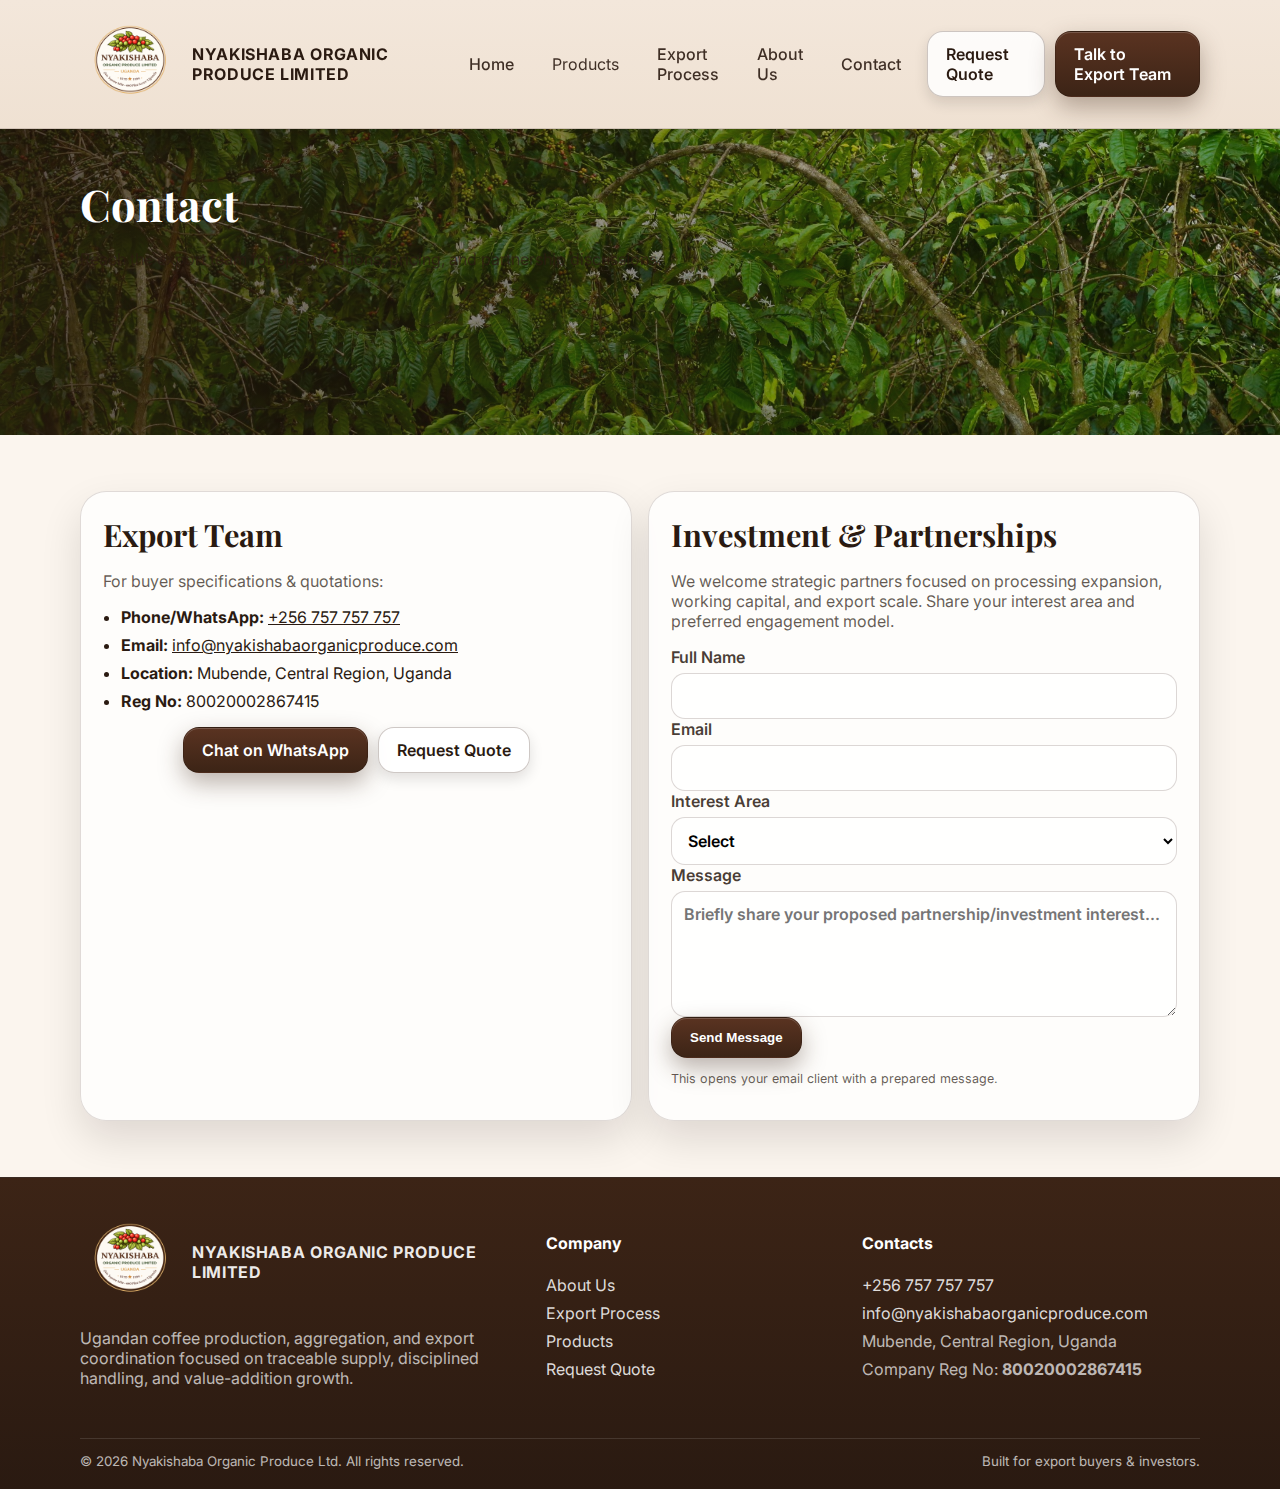
<file: contact.html>
<!doctype html>
<html lang="en">
<head>
<title>Contact | Nyakishaba Organic Produce Ltd.</title>
<meta name="description" content="Contact Nyakishaba export team for coffee specifications, pricing, and investment or partnership discussions.">

<meta charset="utf-8" />
<meta name="viewport" content="width=device-width, initial-scale=1" />
<meta name="theme-color" content="#3c2416" />
<link rel="icon" href="assets/logo.svg" type="image/svg+xml" />
<link rel="preconnect" href="https://fonts.googleapis.com">
<link rel="preconnect" href="https://fonts.gstatic.com" crossorigin>
<link href="https://fonts.googleapis.com/css2?family=Inter:wght@400;500;600&family=Playfair+Display:wght@500;600;700&display=swap" rel="stylesheet">
<link rel="stylesheet" href="style.css" />
<script defer src="main.js"></script>

<script type="application/ld+json">{"@context": "https://schema.org", "@type": "Organization", "name": "Nyakishaba Organic Produce Ltd.", "url": "https://nyakishabaorganicproduce.github.io/website/", "logo": "assets/logo.svg", "address": {"@type": "PostalAddress", "addressLocality": "Mubende", "addressRegion": "Central Region", "addressCountry": "UG"}, "sameAs": []}</script>
</head>
<body>
<header class="site-header">
  <div class="container nav-wrap">
   <a class="brand" href="index.html" aria-label="Nyakishaba Organic Produce Ltd. home">
      <img src="assets/logo.png" alt="Nyakishaba Organic Produce Ltd. logo" class="logo"><span> <b>NYAKISHABA ORGANIC PRODUCE LIMITED</b></span>
    </a>

    <button class="nav-toggle" aria-label="Open menu" aria-expanded="false" data-nav-toggle>
      <span></span><span></span><span></span>
    </button>

    <nav class="nav" data-nav>
      <a href="index.html" class="nav-link">Home</a>
      <div class="nav-dropdown">
        <button class="nav-link nav-dropbtn" type="button" data-dropdown>Products</button>
        <div class="nav-dropmenu">
          <a href="products.html#robusta" class="nav-sublink">Robusta</a>
          <a href="products.html#arabica" class="nav-sublink">Arabica</a>
          <a href="products.html#specs" class="nav-sublink">Specifications</a>
        </div>
      </div>
      <a href="export-process.html" class="nav-link">Export Process</a>
      <a href="about.html" class="nav-link">About Us</a>
      <a href="contact.html" class="nav-link">Contact</a>
    </nav>

    <div class="nav-cta">
      <a class="btn btn-ghost" href="quote.html">Request Quote</a>
      <a class="btn btn-primary" href="https://wa.me/256757757757?text=Hello%20Nyakishaba%20Team%2C%20I%20would%20like%20to%20request%20coffee%20specifications%20and%20pricing.%20Grade%3A%20%5B%5D%20Volume%3A%20%5B%5D%20Destination%3A%20%5B%5D" target="_blank" rel="noopener">Talk to Export Team</a>
    </div>
  </div>
</header>

<main>
  <section class="banner" style="--banner-image:url('assets/farmers-group.jpg')">
    <div class="banner-overlay"></div>
    <div class="container banner-inner">
      <h1>Contact</h1>
      <p class="muted">Reach the export team for specifications, pricing, and partnership discussions.</p>
    </div>
  </section>

  <section class="section">
    <div class="container grid-2">
      <div class="card card-pad">
        <h2>Export Team</h2>
        <p class="muted">For buyer specifications & quotations:</p>
        <ul class="contact-list">
          <li><strong>Phone/WhatsApp:</strong> <a href="tel:+256757757757">+256 757 757 757</a></li>
          <li><strong>Email:</strong> <a href="mailto:info@nyakishabaorganicproduce.com">info@nyakishabaorganicproduce.com</a></li>
          <li><strong>Location:</strong> Mubende, Central Region, Uganda</li>
          <li><strong>Reg No:</strong> 80020002867415</li>
        </ul>
        <div class="actions">
          <a class="btn btn-primary" target="_blank" rel="noopener"
            href="https://wa.me/256757757757?text=Hello%20Nyakishaba%20Team%2C%20I%20would%20like%20to%20request%20coffee%20specifications%20and%20pricing.%20Grade%3A%20%5B%5D%20Volume%3A%20%5B%5D%20Destination%3A%20%5B%5D">Chat on WhatsApp</a>
          <a class="btn btn-ghost" href="quote.html">Request Quote</a>
        </div>
      </div>

      <div class="card card-pad" id="invest">
        <h2>Investment & Partnerships</h2>
        <p class="muted">
          We welcome strategic partners focused on processing expansion, working capital, and export scale.
          Share your interest area and preferred engagement model.
        </p>
        <form class="form" data-invest-form>
          <label>Full Name<input name="name" required></label>
          <label>Email<input type="email" name="email" required></label>
          <label>Interest Area
            <select name="interest" required>
              <option value="">Select</option>
              <option>Processing & factory scale-up</option>
              <option>Working capital</option>
              <option>Equipment / value addition</option>
              <option>Market expansion</option>
            </select>
          </label>
          <label>Message<textarea name="message" rows="5" placeholder="Briefly share your proposed partnership/investment interest..."></textarea></label>
          <button class="btn btn-primary" type="submit">Send Message</button>
          <p class="muted small">This opens your email client with a prepared message.</p>
        </form>
      </div>
    </div>
  </section>
</main>
<footer class="site-footer">
  <div class="container footer-grid">
    <div>
      <a class="brand" href="index.html" aria-label="Nyakishaba Organic Produce Ltd. home">
      <img src="assets/logo.png" alt="Nyakishaba Organic Produce Ltd. logo" class="logo"><span> <b>NYAKISHABA ORGANIC PRODUCE LIMITED</b></span>
    </a>
      <p class="muted">
        Ugandan coffee production, aggregation, and export coordination focused on traceable supply, disciplined handling, and value-addition growth.
      </p>
    </div>

    <div>
      <h4>Company</h4>
      <ul class="footer-links">
        <li><a href="about.html">About Us</a></li>
        <li><a href="export-process.html">Export Process</a></li>
        <li><a href="products.html">Products</a></li>
        <li><a href="quote.html">Request Quote</a></li>
      </ul>
    </div>

    <div>
      <h4>Contacts</h4>
      <ul class="footer-links">
        <li><a href="tel:+256757757757">+256 757 757 757</a></li>
        <li><a href="mailto:info@nyakishabaorganicproduce.com">info@nyakishabaorganicproduce.com</a></li>
        <li class="muted">Mubende, Central Region, Uganda</li>
        <li class="muted">Company Reg No: <strong>80020002867415</strong></li>
      </ul>
    </div>
  </div>

  <div class="container footer-bottom">
    <small class="muted">© <span data-year></span> Nyakishaba Organic Produce Ltd. All rights reserved.</small>
    <small class="muted">Built for export buyers & investors.</small>
  </div>
</footer>


</body>
</html>
</file>
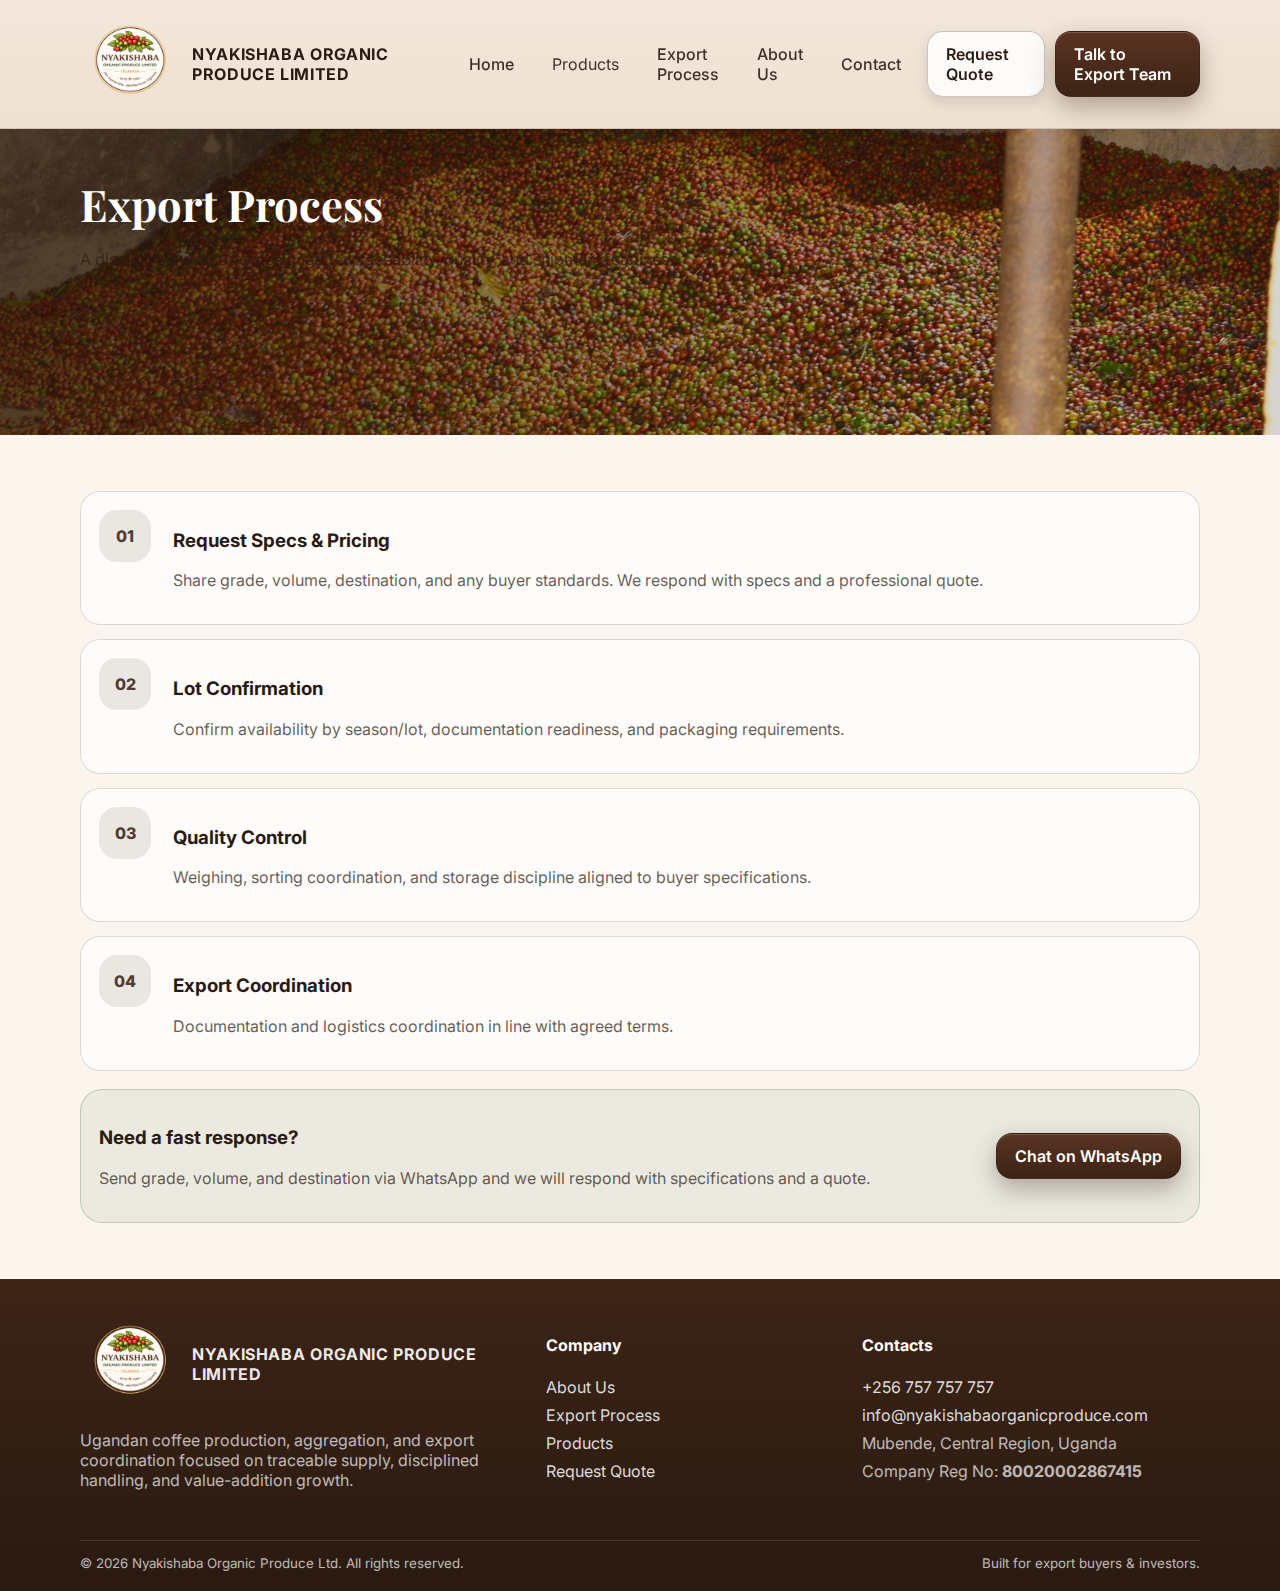
<file: export-process.html>
<!doctype html>
<html lang="en">
<head>
<title>Export Process | Nyakishaba Organic Produce Ltd.</title>
<meta name="description" content="Nyakishaba export workflow: request quote, lot confirmation, quality control, and export coordination.">

<meta charset="utf-8" />
<meta name="viewport" content="width=device-width, initial-scale=1" />
<meta name="theme-color" content="#3c2416" />
<link rel="icon" href="assets/logo.svg" type="image/svg+xml" />
<link rel="preconnect" href="https://fonts.googleapis.com">
<link rel="preconnect" href="https://fonts.gstatic.com" crossorigin>
<link href="https://fonts.googleapis.com/css2?family=Inter:wght@400;500;600&family=Playfair+Display:wght@500;600;700&display=swap" rel="stylesheet">
<link rel="stylesheet" href="style.css" />
<script defer src="main.js"></script>

<script type="application/ld+json">{"@context": "https://schema.org", "@type": "Organization", "name": "Nyakishaba Organic Produce Ltd.", "url": "https://nyakishabaorganicproduce.github.io/website/", "logo": "assets/logo.svg", "address": {"@type": "PostalAddress", "addressLocality": "Mubende", "addressRegion": "Central Region", "addressCountry": "UG"}, "sameAs": []}</script>
</head>
<body>
<header class="site-header">
  <div class="container nav-wrap">
   <a class="brand" href="index.html" aria-label="Nyakishaba Organic Produce Ltd. home">
      <img src="assets/logo.png" alt="Nyakishaba Organic Produce Ltd. logo" class="logo"><span> <b>NYAKISHABA ORGANIC PRODUCE LIMITED</b></span>
    </a>

    <button class="nav-toggle" aria-label="Open menu" aria-expanded="false" data-nav-toggle>
      <span></span><span></span><span></span>
    </button>

    <nav class="nav" data-nav>
      <a href="index.html" class="nav-link">Home</a>
      <div class="nav-dropdown">
        <button class="nav-link nav-dropbtn" type="button" data-dropdown>Products</button>
        <div class="nav-dropmenu">
          <a href="products.html#robusta" class="nav-sublink">Robusta</a>
          <a href="products.html#arabica" class="nav-sublink">Arabica</a>
          <a href="products.html#specs" class="nav-sublink">Specifications</a>
        </div>
      </div>
      <a href="export-process.html" class="nav-link">Export Process</a>
      <a href="about.html" class="nav-link">About Us</a>
      <a href="contact.html" class="nav-link">Contact</a>
    </nav>

    <div class="nav-cta">
      <a class="btn btn-ghost" href="quote.html">Request Quote</a>
      <a class="btn btn-primary" href="https://wa.me/256757757757?text=Hello%20Nyakishaba%20Team%2C%20I%20would%20like%20to%20request%20coffee%20specifications%20and%20pricing.%20Grade%3A%20%5B%5D%20Volume%3A%20%5B%5D%20Destination%3A%20%5B%5D" target="_blank" rel="noopener">Talk to Export Team</a>
    </div>
  </div>
</header>

<main>
  <section class="banner" style="--banner-image:url('assets/cherries-store.jpg')">
    <div class="banner-overlay"></div>
    <div class="container banner-inner">
      <h1>Export Process</h1>
      <p class="muted">A disciplined workflow designed for traceability, quality, and shipment readiness.</p>
    </div>
  </section>

  <section class="section">
    <div class="container">
      <div class="steps">
        <div class="step">
          <div class="step-num">01</div>
          <div>
            <h3>Request Specs & Pricing</h3>
            <p class="muted">Share grade, volume, destination, and any buyer standards. We respond with specs and a professional quote.</p>
          </div>
        </div>
        <div class="step">
          <div class="step-num">02</div>
          <div>
            <h3>Lot Confirmation</h3>
            <p class="muted">Confirm availability by season/lot, documentation readiness, and packaging requirements.</p>
          </div>
        </div>
        <div class="step">
          <div class="step-num">03</div>
          <div>
            <h3>Quality Control</h3>
            <p class="muted">Weighing, sorting coordination, and storage discipline aligned to buyer specifications.</p>
          </div>
        </div>
        <div class="step">
          <div class="step-num">04</div>
          <div>
            <h3>Export Coordination</h3>
            <p class="muted">Documentation and logistics coordination in line with agreed terms.</p>
          </div>
        </div>
      </div>

      <div class="callout">
        <div>
          <h3>Need a fast response?</h3>
          <p class="muted">Send grade, volume, and destination via WhatsApp and we will respond with specifications and a quote.</p>
        </div>
        <a class="btn btn-primary" target="_blank" rel="noopener"
           href="https://wa.me/256757757757?text=Hello%20Nyakishaba%20Team%2C%20Please%20share%20specifications%20and%20pricing.%20Grade%3A%20%5B%5D%20Volume%3A%20%5B%5D%20Destination%3A%20%5B%5D">Chat on WhatsApp</a>
      </div>
    </div>
  </section>
</main>
<footer class="site-footer">
  <div class="container footer-grid">
    <div>
      <a class="brand" href="index.html" aria-label="Nyakishaba Organic Produce Ltd. home">
      <img src="assets/logo.png" alt="Nyakishaba Organic Produce Ltd. logo" class="logo"><span> <b>NYAKISHABA ORGANIC PRODUCE LIMITED</b></span>
    </a>
      <p class="muted">
        Ugandan coffee production, aggregation, and export coordination focused on traceable supply, disciplined handling, and value-addition growth.
      </p>
    </div>

    <div>
      <h4>Company</h4>
      <ul class="footer-links">
        <li><a href="about.html">About Us</a></li>
        <li><a href="export-process.html">Export Process</a></li>
        <li><a href="products.html">Products</a></li>
        <li><a href="quote.html">Request Quote</a></li>
      </ul>
    </div>

    <div>
      <h4>Contacts</h4>
      <ul class="footer-links">
        <li><a href="tel:+256757757757">+256 757 757 757</a></li>
        <li><a href="mailto:info@nyakishabaorganicproduce.com">info@nyakishabaorganicproduce.com</a></li>
        <li class="muted">Mubende, Central Region, Uganda</li>
        <li class="muted">Company Reg No: <strong>80020002867415</strong></li>
      </ul>
    </div>
  </div>

  <div class="container footer-bottom">
    <small class="muted">© <span data-year></span> Nyakishaba Organic Produce Ltd. All rights reserved.</small>
    <small class="muted">Built for export buyers & investors.</small>
  </div>
</footer>


</body>
</html>
</file>
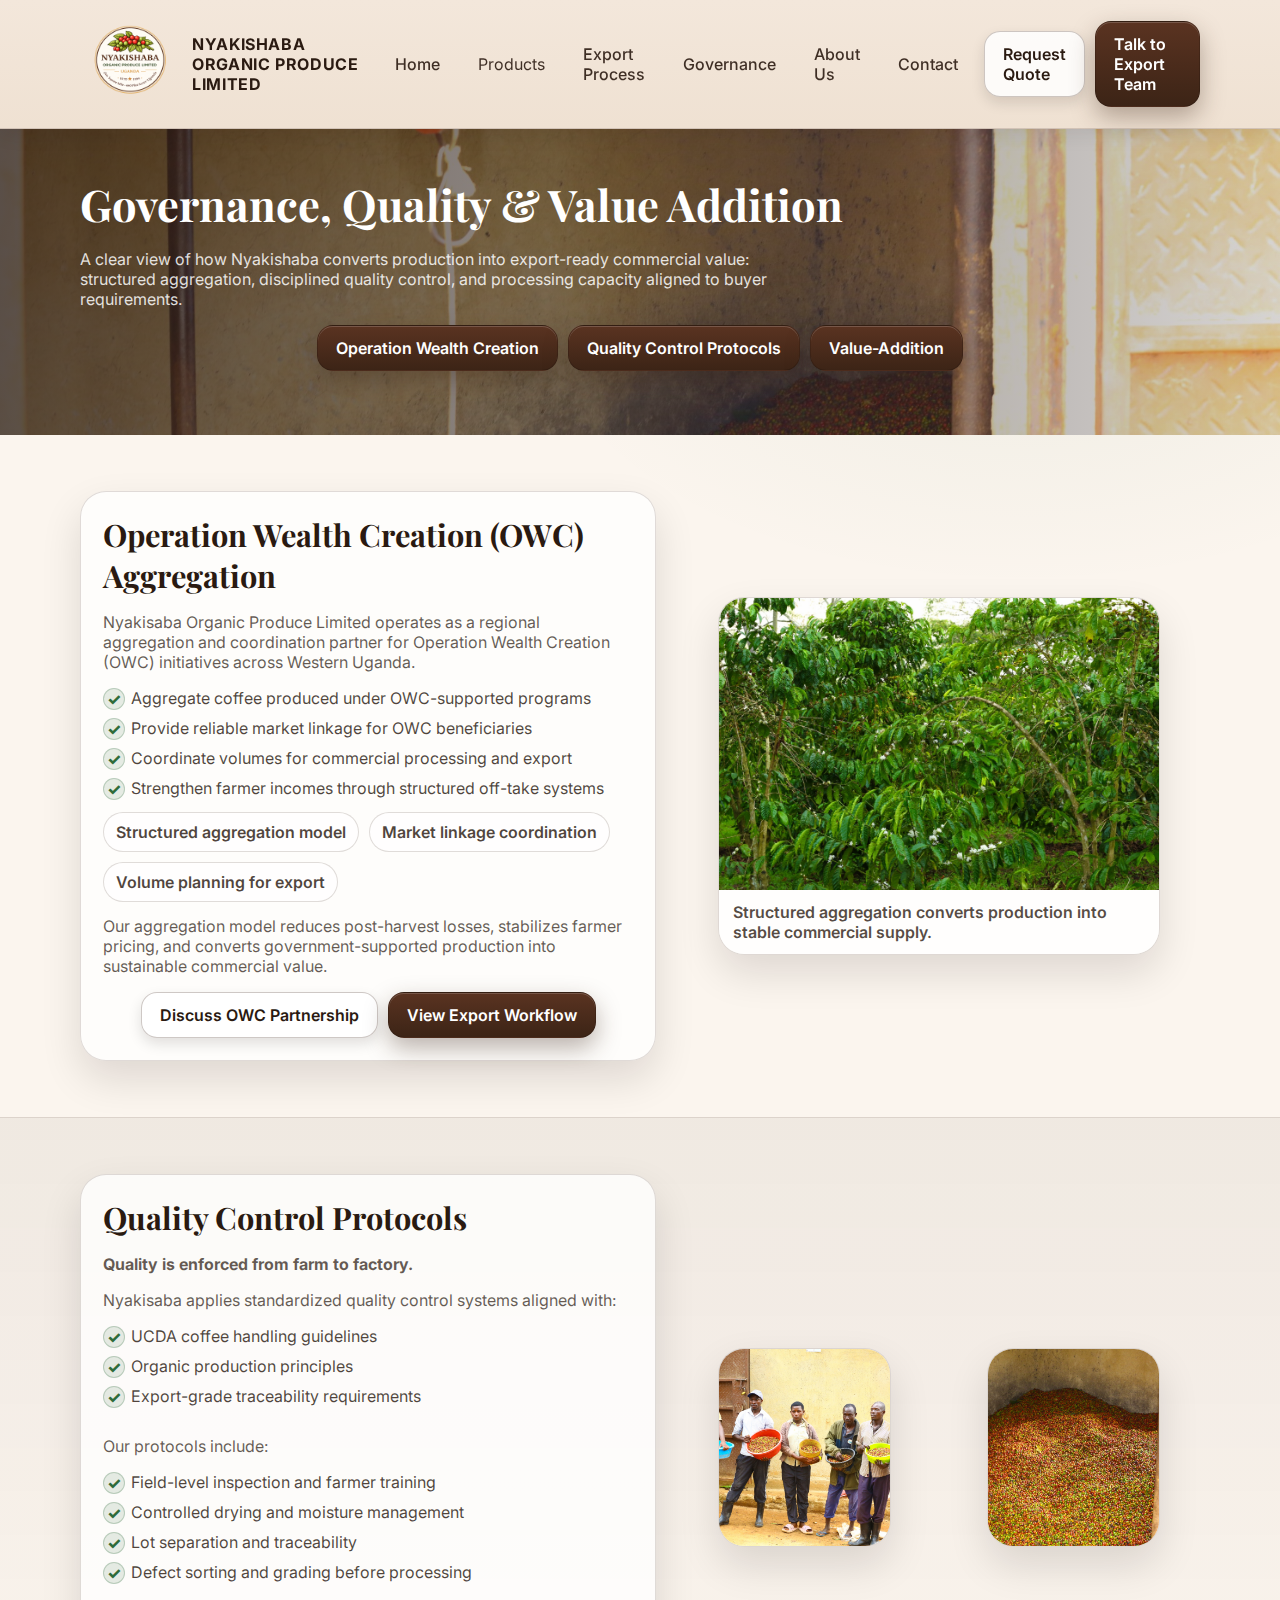
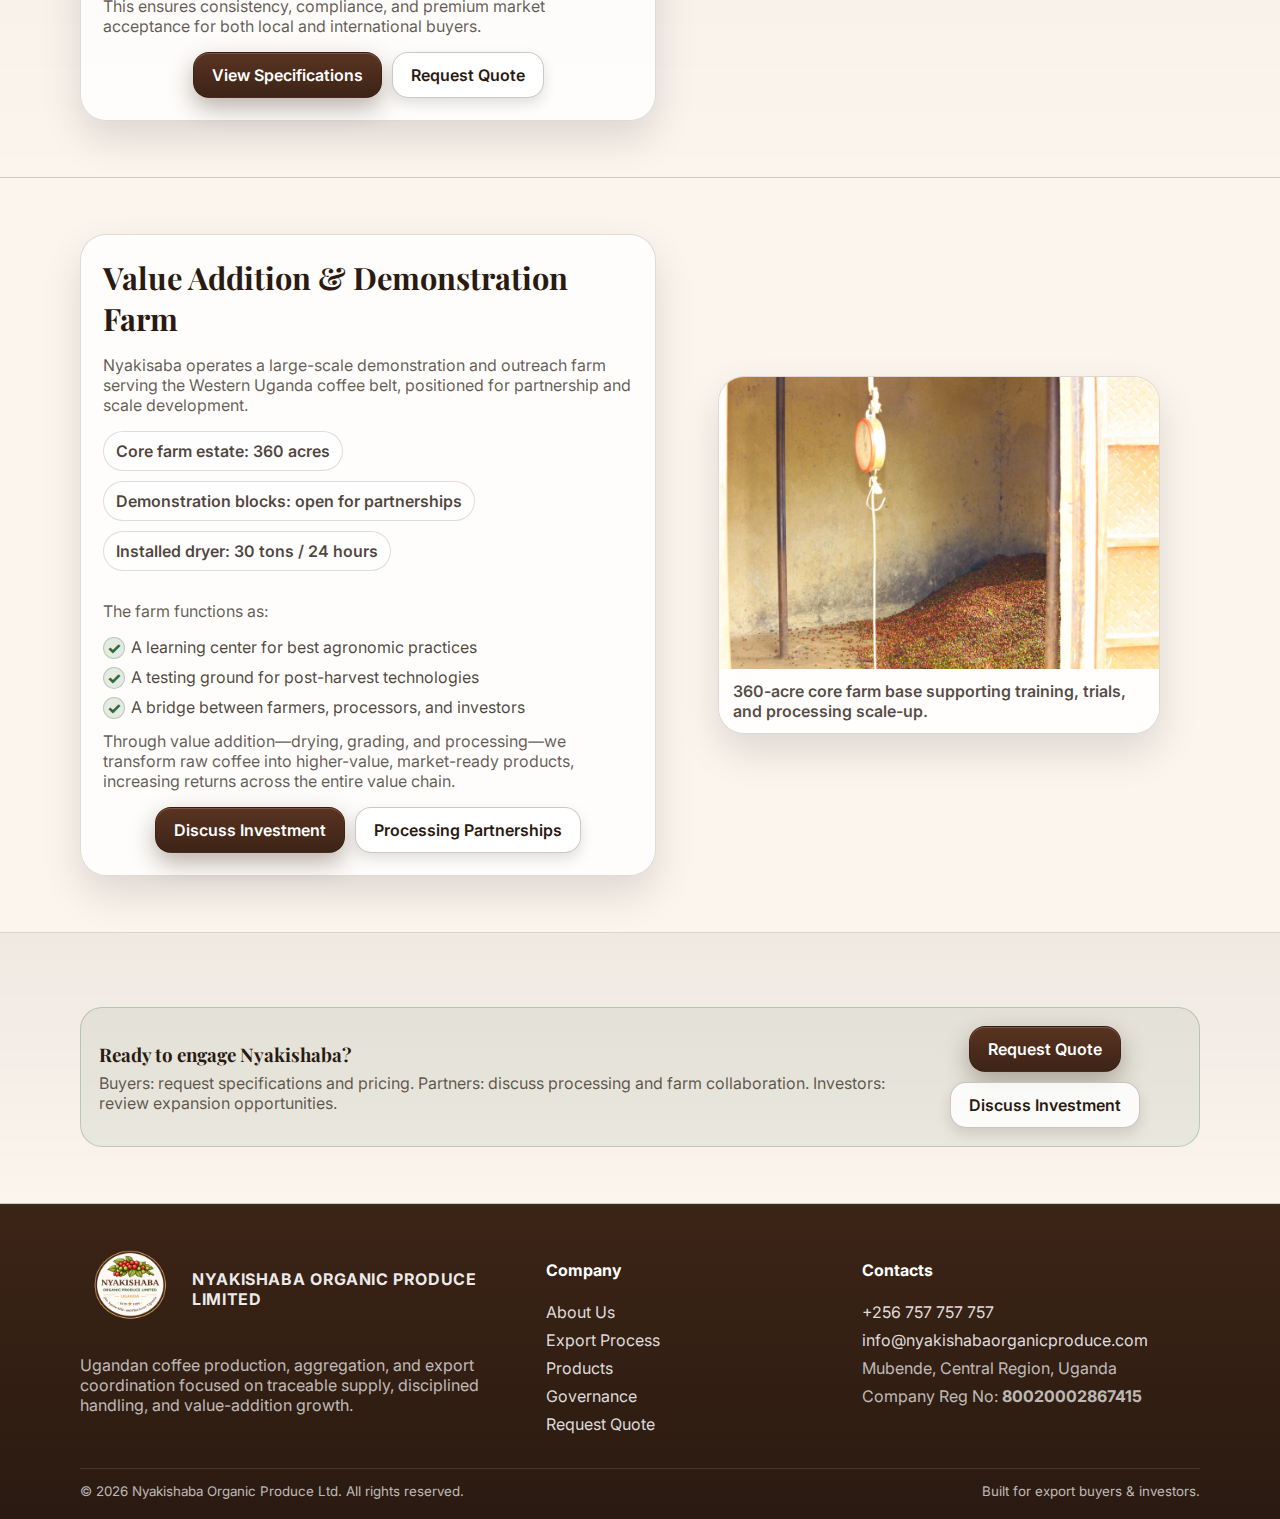
<file: governance.html>
<!doctype html>
<html lang="en">
<head>
  <title>Governance, Quality & Value Addition | Nyakishaba Organic Produce Ltd.</title>
  <meta name="description" content="Nyakishaba Organic Produce Ltd. outlines its Operation Wealth Creation aggregation model, farm-to-factory quality control protocols, and value addition capacity including 360-acre demonstration farm and 30 tons/24h dryer.">

  <meta charset="utf-8" />
  <meta name="viewport" content="width=device-width, initial-scale=1" />
  <meta name="theme-color" content="#3c2416" />

  <link rel="icon" href="assets/logo.svg" type="image/svg+xml" />
  <link rel="preconnect" href="https://fonts.googleapis.com">
  <link rel="preconnect" href="https://fonts.gstatic.com" crossorigin>
  <link href="https://fonts.googleapis.com/css2?family=Inter:wght@400;500;600&family=Playfair+Display:wght@500;600;700&display=swap" rel="stylesheet">

  <!-- Your existing CSS + JS -->
  <link rel="stylesheet" href="style.css" />
  <script defer src="main.js"></script>

  <!-- Basic OpenGraph -->
  <meta property="og:title" content="Governance, Quality & Value Addition | Nyakishaba Organic Produce Ltd.">
  <meta property="og:description" content="OWC aggregation, farm-to-factory quality control, and value addition capacity including 360-acre demonstration farm and 30 tons/24h dryer.">
  <meta property="og:type" content="website">
</head>

<body>
<header class="site-header">
  <div class="container nav-wrap">
   <a class="brand" href="index.html" aria-label="Nyakishaba Organic Produce Ltd. home">
      <img src="assets/logo.png" alt="Nyakishaba Organic Produce Ltd. logo" class="logo"><span> <b>NYAKISHABA ORGANIC PRODUCE LIMITED</b></span>
    </a>

    <button class="nav-toggle" aria-label="Open menu" aria-expanded="false" data-nav-toggle>
      <span></span><span></span><span></span>
    </button>

    <nav class="nav" data-nav>
      <a href="index.html" class="nav-link">Home</a>
      <div class="nav-dropdown">
        <button class="nav-link nav-dropbtn" type="button" data-dropdown>Products</button>
        <div class="nav-dropmenu">
          <a href="products.html#robusta" class="nav-sublink">Robusta</a>
          <a href="products.html#arabica" class="nav-sublink">Arabica</a>
          <a href="products.html#specs" class="nav-sublink">Specifications</a>
        </div>
      </div>
      <a href="export-process.html" class="nav-link">Export Process</a>
      <a href="governance.html" class="nav-link">Governance</a>
      <a href="about.html" class="nav-link">About Us</a>
      <a href="contact.html" class="nav-link">Contact</a>
    </nav>

    <div class="nav-cta">
      <a class="btn btn-ghost" href="quote.html">Request Quote</a>
      <a class="btn btn-primary"
         href="https://wa.me/256757757757?text=Hello%20Nyakishaba%20Team%2C%20I%20would%20like%20to%20request%20details%20on%20your%20OWC%20aggregation%2C%20quality%20protocols%2C%20and%20value%20addition%20capacity.%20Buyer%20Type%3A%20%5B%5D%20Destination%3A%20%5B%5D"
         target="_blank" rel="noopener">Talk to Export Team</a>
    </div>
  </div>
</header>

<main>
  <!-- Banner -->
  <section class="banner" style="--banner-image:url('assets/coffee-trees.jpg')">
    <div class="banner-overlay"></div>
    <div class="container banner-inner">
      <h1>Governance, Quality & Value Addition</h1>
      <p class="muted" style="color: rgba(255,255,255,.85); max-width: 70ch;">
        A clear view of how Nyakishaba converts production into export-ready commercial value: structured aggregation, disciplined quality control, and processing capacity aligned to buyer requirements.
      </p>

      <!-- Button row (center aligned) -->
      <div class="actions" style="justify-content:center;">
        <a class="btn btn-primary" href="#owc">Operation Wealth Creation</a>
        <a class="btn btn-primary" href="#quality">Quality Control Protocols</a>
        <a class="btn btn-primary" href="#value-addition">Value-Addition</a>
      </div>
    </div>
  </section>

  <!-- OWC SECTION -->
  <section class="section" id="owc">
    <div class="container split">
      <div class="card card-pad">
        <h2>Operation Wealth Creation (OWC) Aggregation</h2>
        <p class="muted">
          Nyakisaba Organic Produce Limited operates as a regional aggregation and coordination partner for Operation Wealth Creation (OWC) initiatives across Western Uganda.
        </p>

        <ul class="checklist">
          <li>Aggregate coffee produced under OWC-supported programs</li>
          <li>Provide reliable market linkage for OWC beneficiaries</li>
          <li>Coordinate volumes for commercial processing and export</li>
          <li>Strengthen farmer incomes through structured off-take systems</li>
        </ul>

        <div class="pill-grid">
          <div class="pill">Structured aggregation model</div>
          <div class="pill">Market linkage coordination</div>
          <div class="pill">Volume planning for export</div>
        </div>

        <p class="muted" style="margin-top:14px;">
          Our aggregation model reduces post-harvest losses, stabilizes farmer pricing, and converts government-supported production into sustainable commercial value.
        </p>

        <div class="actions">
          <a class="btn btn-ghost" href="contact.html#partnerships">Discuss OWC Partnership</a>
          <a class="btn btn-primary" href="export-process.html">View Export Workflow</a>
        </div>
      </div>

      <figure class="media">
        <img src="assets/farmers-group.jpg" alt="Farmer-linked coffee aggregation and coordination for structured off-take in Western Uganda">
        <figcaption>Structured aggregation converts production into stable commercial supply.</figcaption>
      </figure>
    </div>
  </section>

  <!-- QUALITY SECTION -->
  <section class="section alt" id="quality">
    <div class="container split">
      <div class="card card-pad">
        <h2>Quality Control Protocols</h2>
        <p class="muted"><strong>Quality is enforced from farm to factory.</strong></p>
        <p class="muted">
          Nyakisaba applies standardized quality control systems aligned with:
        </p>

        <ul class="checklist">
          <li>UCDA coffee handling guidelines</li>
          <li>Organic production principles</li>
          <li>Export-grade traceability requirements</li>
        </ul>

        <div class="spacer"></div>

        <p class="muted">Our protocols include:</p>
        <ul class="checklist">
          <li>Field-level inspection and farmer training</li>
          <li>Controlled drying and moisture management</li>
          <li>Lot separation and traceability</li>
          <li>Defect sorting and grading before processing</li>
        </ul>

        <p class="muted" style="margin-top:14px;">
          This ensures consistency, compliance, and premium market acceptance for both local and international buyers.
        </p>

        <div class="actions">
          <a class="btn btn-primary" href="products.html#specs">View Specifications</a>
          <a class="btn btn-ghost" href="quote.html">Request Quote</a>
        </div>
      </div>

      <div class="grid-2">
        <figure class="media">
          <img src="assets/cherries-store-wide.jpg" alt="Clean storage and handling environment supporting export-grade coffee quality control">
          <figcaption>Clean storage and handling discipline.</figcaption>
        </figure>
        <figure class="media">
          <img src="assets/cherries-store.jpg" alt="Coffee intake and batch storage supporting traceability and lot separation">
          <figcaption>Lot separation and traceability at intake.</figcaption>
        </figure>
      </div>
    </div>
  </section>

  <!-- VALUE ADDITION SECTION -->
  <section class="section" id="value-addition">
    <div class="container split">
      <div class="card card-pad">
        <h2>Value Addition & Demonstration Farm</h2>
        <p class="muted">
          Nyakisaba operates a large-scale demonstration and outreach farm serving the Western Uganda coffee belt, positioned for partnership and scale development.
        </p>

        <div class="pill-grid">
          <div class="pill">Core farm estate: 360 acres</div>
          <div class="pill">Demonstration blocks: open for partnerships</div>
          <div class="pill">Installed dryer: 30 tons / 24 hours</div>
        </div>

        <div class="spacer"></div>

        <p class="muted">The farm functions as:</p>
        <ul class="checklist">
          <li>A learning center for best agronomic practices</li>
          <li>A testing ground for post-harvest technologies</li>
          <li>A bridge between farmers, processors, and investors</li>
        </ul>

        <p class="muted" style="margin-top:14px;">
          Through value addition—drying, grading, and processing—we transform raw coffee into higher-value, market-ready products, increasing returns across the entire value chain.
        </p>

        <div class="actions">
          <a class="btn btn-primary" href="contact.html#investment">Discuss Investment</a>
          <a class="btn btn-ghost" href="contact.html#partnerships">Processing Partnerships</a>
        </div>
      </div>

      <figure class="media">
        <img src="assets/coffee-trees.jpg" alt="Demonstration coffee farm supporting training, partnerships, and value addition in Western Uganda">
        <figcaption>360-acre core farm base supporting training, trials, and processing scale-up.</figcaption>
      </figure>
    </div>
  </section>

  <!-- Closing Callout -->
  <section class="section alt">
    <div class="container">
      <div class="callout">
        <div>
          <h3 style="margin:0 0 6px; font-family:'Playfair Display', Georgia, serif;">Ready to engage Nyakishaba?</h3>
          <p class="muted" style="margin:0;">
            Buyers: request specifications and pricing. Partners: discuss processing and farm collaboration. Investors: review expansion opportunities.
          </p>
        </div>
        <div class="actions" style="margin:0;">
          <a class="btn btn-primary" href="quote.html">Request Quote</a>
          <a class="btn btn-ghost" href="contact.html#investment">Discuss Investment</a>
        </div>
      </div>
    </div>
  </section>

</main>

<footer class="site-footer">
  <div class="container footer-grid">
    <div>
      <a class="brand" href="index.html" aria-label="Nyakishaba Organic Produce Ltd. home">
      <img src="assets/logo.png" alt="Nyakishaba Organic Produce Ltd. logo" class="logo"><span> <b>NYAKISHABA ORGANIC PRODUCE LIMITED</b></span>
    </a>
      <p class="muted">
        Ugandan coffee production, aggregation, and export coordination focused on traceable supply, disciplined handling, and value-addition growth.
      </p>
    </div>

    <div>
      <h4>Company</h4>
      <ul class="footer-links">
        <li><a href="about.html">About Us</a></li>
        <li><a href="export-process.html">Export Process</a></li>
        <li><a href="products.html">Products</a></li>
        <li><a href="governance.html">Governance</a></li>
        <li><a href="quote.html">Request Quote</a></li>
      </ul>
    </div>

    <div>
      <h4>Contacts</h4>
      <ul class="footer-links">
        <li><a href="tel:+256757757757">+256 757 757 757</a></li>
        <li><a href="mailto:info@nyakishabaorganicproduce.com">info@nyakishabaorganicproduce.com</a></li>
        <li class="muted">Mubende, Central Region, Uganda</li>
        <li class="muted">Company Reg No: <strong>80020002867415</strong></li>
      </ul>
    </div>
  </div>

  <div class="container footer-bottom">
    <small class="muted">© <span data-year></span> Nyakishaba Organic Produce Ltd. All rights reserved.</small>
    <small class="muted">Built for export buyers & investors.</small>
  </div>
</footer>
</body>
</html>
</file>
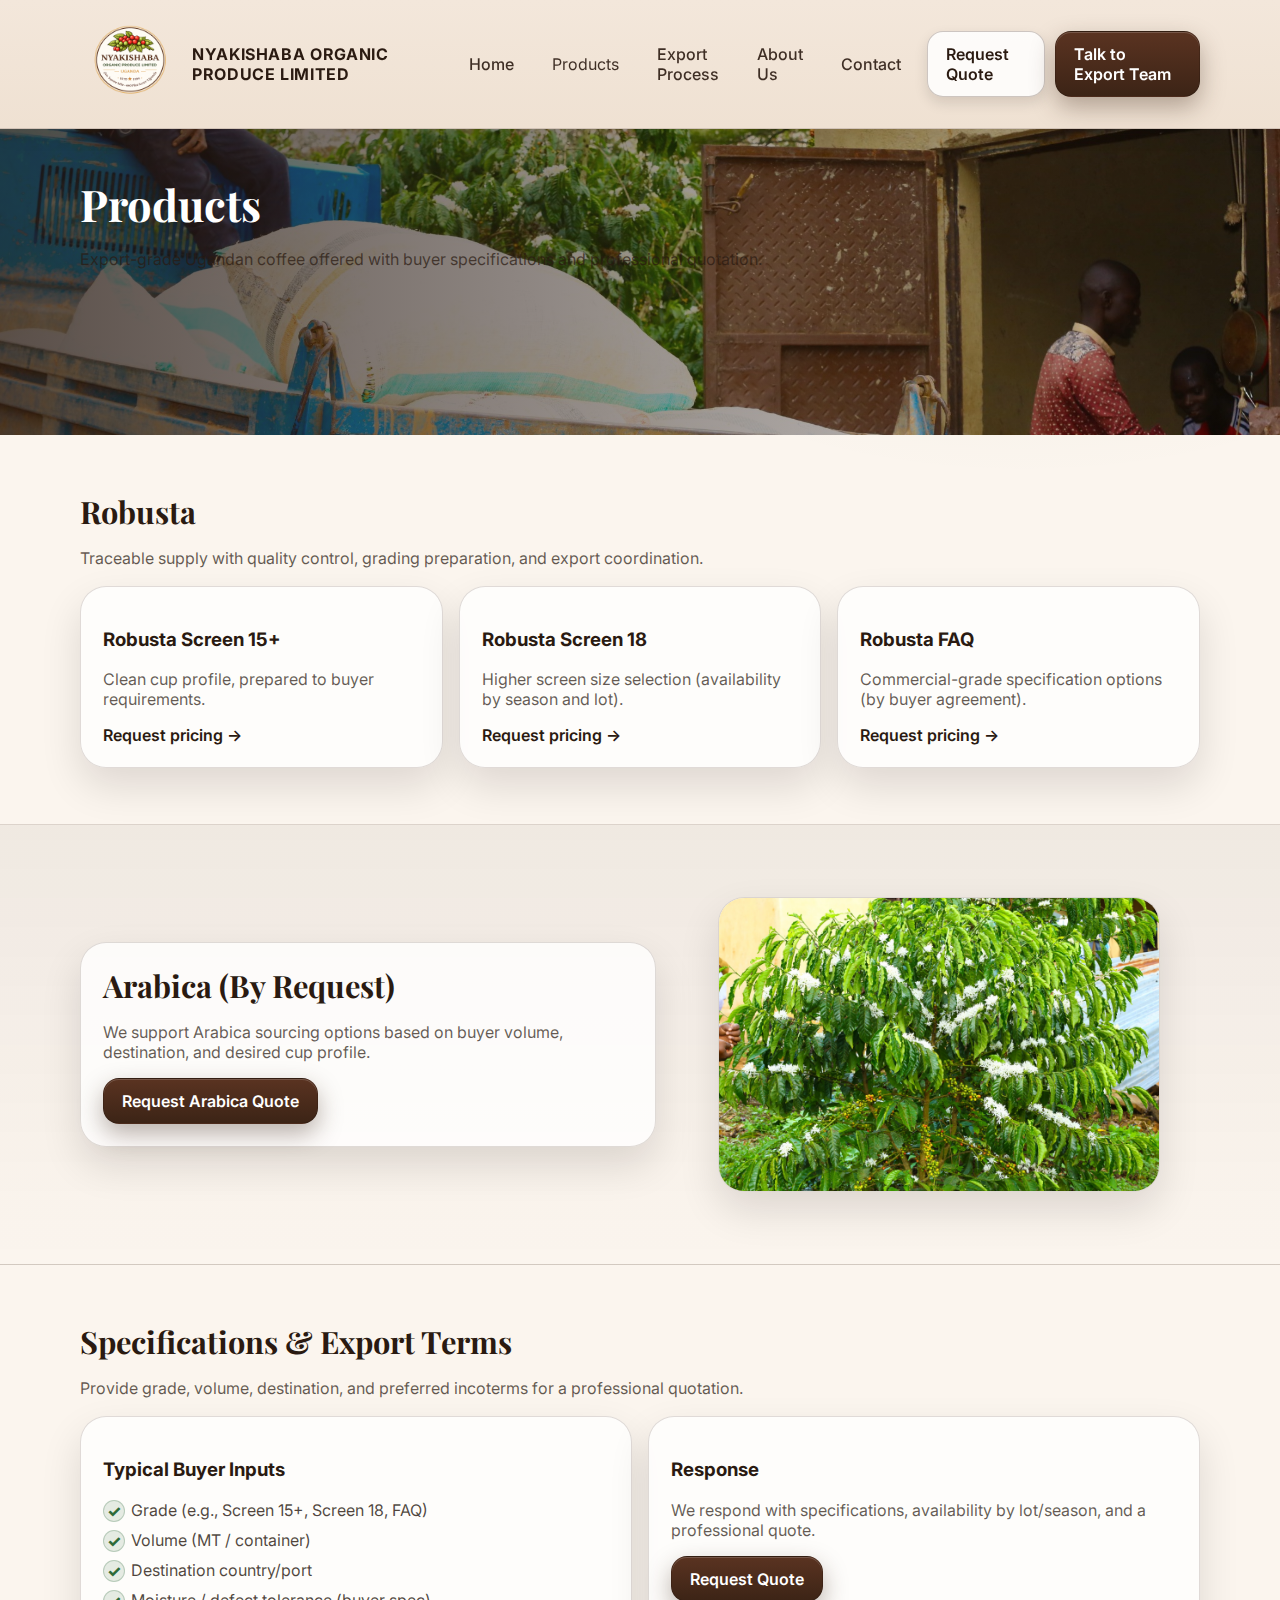
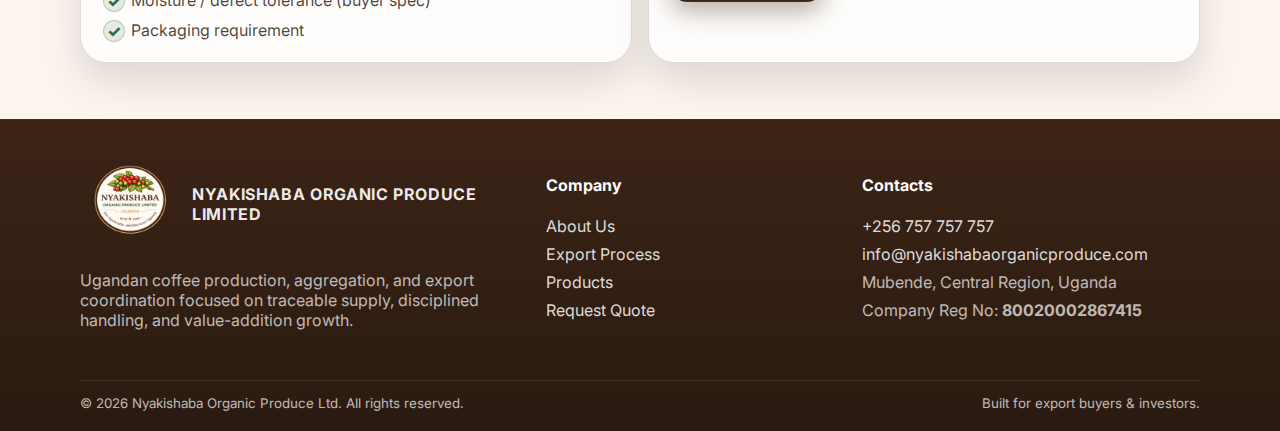
<file: products.html>
<!doctype html>
<html lang="en">
<head>
<title>Products | Nyakishaba Organic Produce Ltd.</title>
<meta name="description" content="Explore Nyakishaba coffee products including export-grade Robusta specifications and quotation requests.">

<meta charset="utf-8" />
<meta name="viewport" content="width=device-width, initial-scale=1" />
<meta name="theme-color" content="#3c2416" />
<link rel="icon" href="assets/logo.svg" type="image/svg+xml" />
<link rel="preconnect" href="https://fonts.googleapis.com">
<link rel="preconnect" href="https://fonts.gstatic.com" crossorigin>
<link href="https://fonts.googleapis.com/css2?family=Inter:wght@400;500;600&family=Playfair+Display:wght@500;600;700&display=swap" rel="stylesheet">
<link rel="stylesheet" href="style.css" />
<script defer src="main.js"></script>

<script type="application/ld+json">{"@context": "https://schema.org", "@type": "Organization", "name": "Nyakishaba Organic Produce Ltd.", "url": "https://nyakishabaorganicproduce.github.io/website/", "logo": "assets/logo.svg", "address": {"@type": "PostalAddress", "addressLocality": "Mubende", "addressRegion": "Central Region", "addressCountry": "UG"}, "sameAs": []}</script>
</head>
<body>
<header class="site-header">
  <div class="container nav-wrap">
    <a class="brand" href="index.html" aria-label="Nyakishaba Organic Produce Ltd. home">
      <img src="assets/logo.png" alt="Nyakishaba Organic Produce Ltd. logo" class="logo"><span> <b>NYAKISHABA ORGANIC PRODUCE LIMITED</b></span>
    </a>

    <button class="nav-toggle" aria-label="Open menu" aria-expanded="false" data-nav-toggle>
      <span></span><span></span><span></span>
    </button>

    <nav class="nav" data-nav>
      <a href="index.html" class="nav-link">Home</a>
      <div class="nav-dropdown">
        <button class="nav-link nav-dropbtn" type="button" data-dropdown>Products</button>
        <div class="nav-dropmenu">
          <a href="products.html#robusta" class="nav-sublink">Robusta</a>
          <a href="products.html#arabica" class="nav-sublink">Arabica</a>
          <a href="products.html#specs" class="nav-sublink">Specifications</a>
        </div>
      </div>
      <a href="export-process.html" class="nav-link">Export Process</a>
      <a href="about.html" class="nav-link">About Us</a>
      <a href="contact.html" class="nav-link">Contact</a>
    </nav>

    <div class="nav-cta">
      <a class="btn btn-ghost" href="quote.html">Request Quote</a>
      <a class="btn btn-primary" href="https://wa.me/256757757757?text=Hello%20Nyakishaba%20Team%2C%20I%20would%20like%20to%20request%20coffee%20specifications%20and%20pricing.%20Grade%3A%20%5B%5D%20Volume%3A%20%5B%5D%20Destination%3A%20%5B%5D" target="_blank" rel="noopener">Talk to Export Team</a>
    </div>
  </div>
</header>

<main>
  <section class="banner" style="--banner-image:url('assets/hero-truck.jpg')">
    <div class="banner-overlay"></div>
    <div class="container banner-inner">
      <h1>Products</h1>
      <p class="muted">Export-grade Ugandan coffee offered with buyer specifications and professional quotation.</p>
    </div>
  </section>

  <section class="section" id="robusta">
    <div class="container">
      <div class="section-head">
        <h2>Robusta</h2>
        <p class="muted">Traceable supply with quality control, grading preparation, and export coordination.</p>
      </div>
      <div class="grid-3">
        <div class="card card-pad">
          <h3>Robusta Screen 15+</h3>
          <p class="muted">Clean cup profile, prepared to buyer requirements.</p>
          <a class="text-link" href="quote.html">Request pricing →</a>
        </div>
        <div class="card card-pad">
          <h3>Robusta Screen 18</h3>
          <p class="muted">Higher screen size selection (availability by season and lot).</p>
          <a class="text-link" href="quote.html">Request pricing →</a>
        </div>
        <div class="card card-pad">
          <h3>Robusta FAQ</h3>
          <p class="muted">Commercial-grade specification options (by buyer agreement).</p>
          <a class="text-link" href="quote.html">Request pricing →</a>
        </div>
      </div>
    </div>
  </section>

  <section class="section alt" id="arabica">
    <div class="container split">
      <div class="card card-pad">
        <h2>Arabica (By Request)</h2>
        <p class="muted">We support Arabica sourcing options based on buyer volume, destination, and desired cup profile.</p>
        <a class="btn btn-primary" href="quote.html">Request Arabica Quote</a>
      </div>
      <figure class="media">
        <img src="assets/coffee-flowers.jpg" alt="Coffee flowers blooming naturally on organic coffee trees at Nyakishaba farm in Uganda">
      </figure>
    </div>
  </section>

  <section class="section" id="specs">
    <div class="container">
      <div class="section-head">
        <h2>Specifications & Export Terms</h2>
        <p class="muted">Provide grade, volume, destination, and preferred incoterms for a professional quotation.</p>
      </div>
      <div class="grid-2">
        <div class="card card-pad">
          <h3>Typical Buyer Inputs</h3>
          <ul class="checklist">
            <li>Grade (e.g., Screen 15+, Screen 18, FAQ)</li>
            <li>Volume (MT / container)</li>
            <li>Destination country/port</li>
            <li>Moisture / defect tolerance (buyer spec)</li>
            <li>Packaging requirement</li>
          </ul>
        </div>
        <div class="card card-pad">
          <h3>Response</h3>
          <p class="muted">We respond with specifications, availability by lot/season, and a professional quote.</p>
          <a class="btn btn-primary" href="quote.html">Request Quote</a>
        </div>
      </div>
    </div>
  </section>
</main>
<footer class="site-footer">
  <div class="container footer-grid">
    <div>
      <a class="brand" href="index.html" aria-label="Nyakishaba Organic Produce Ltd. home">
      <img src="assets/logo.png" alt="Nyakishaba Organic Produce Ltd. logo" class="logo"><span> <b>NYAKISHABA ORGANIC PRODUCE LIMITED</b></span>
    </a>
      <p class="muted">
        Ugandan coffee production, aggregation, and export coordination focused on traceable supply, disciplined handling, and value-addition growth.
      </p>
    </div>

    <div>
      <h4>Company</h4>
      <ul class="footer-links">
        <li><a href="about.html">About Us</a></li>
        <li><a href="export-process.html">Export Process</a></li>
        <li><a href="products.html">Products</a></li>
        <li><a href="quote.html">Request Quote</a></li>
      </ul>
    </div>

    <div>
      <h4>Contacts</h4>
      <ul class="footer-links">
        <li><a href="tel:+256757757757">+256 757 757 757</a></li>
        <li><a href="mailto:info@nyakishabaorganicproduce.com">info@nyakishabaorganicproduce.com</a></li>
        <li class="muted">Mubende, Central Region, Uganda</li>
        <li class="muted">Company Reg No: <strong>80020002867415</strong></li>
      </ul>
    </div>
  </div>

  <div class="container footer-bottom">
    <small class="muted">© <span data-year></span> Nyakishaba Organic Produce Ltd. All rights reserved.</small>
    <small class="muted">Built for export buyers & investors.</small>
  </div>
</footer>


</body>
</html>
</file>
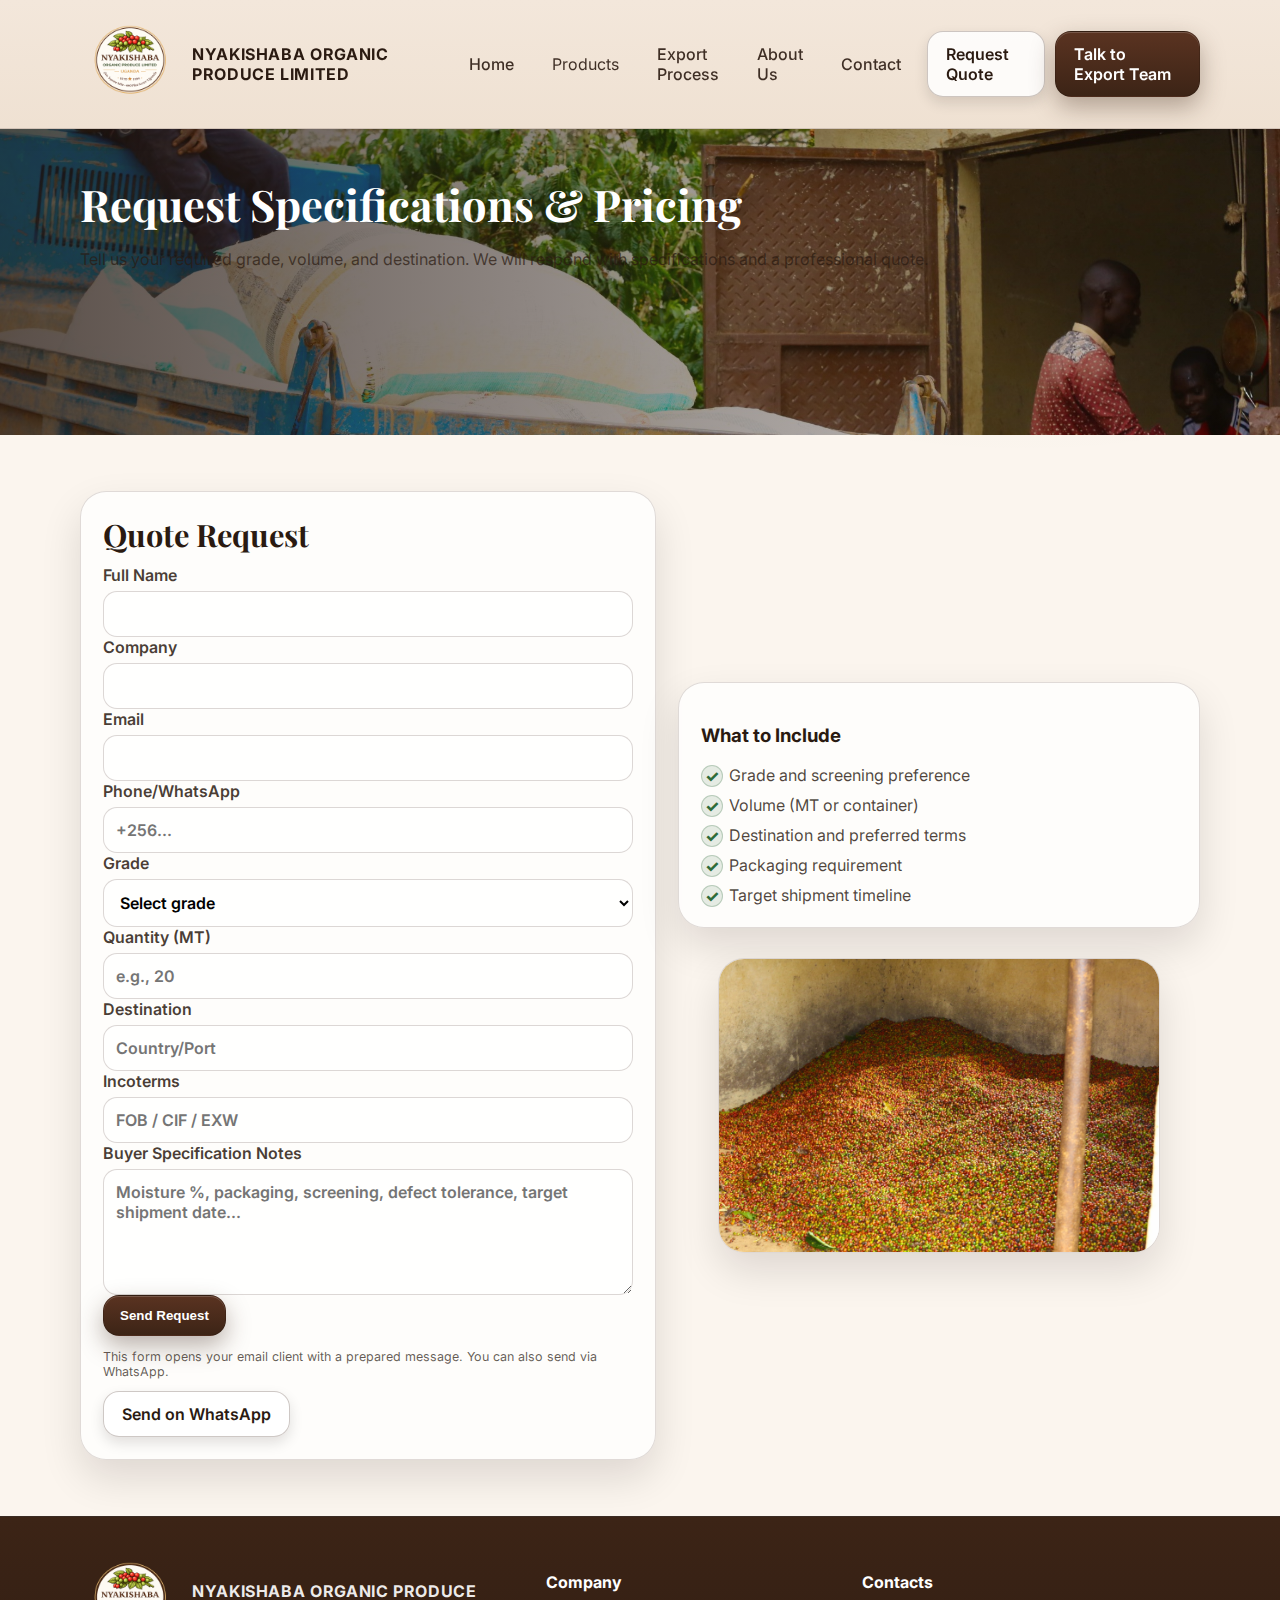
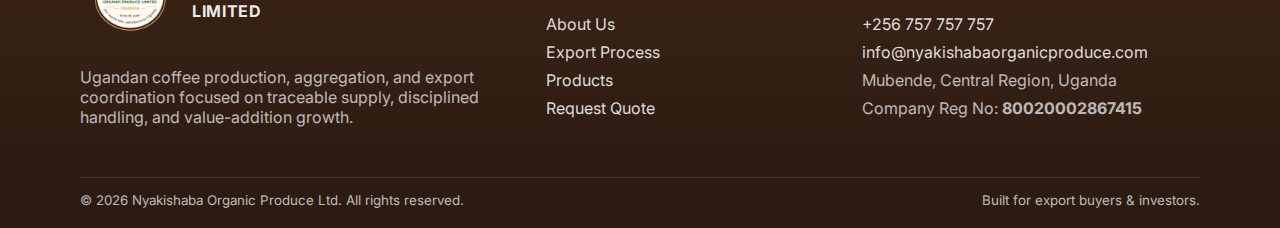
<file: quote.html>
<!doctype html>
<html lang="en">
<head>
<title>Request Quote | Nyakishaba Organic Produce Ltd.</title>
<meta name="description" content="Request coffee specifications and pricing by grade, volume, and destination. Professional quotes for export buyers.">

<meta charset="utf-8" />
<meta name="viewport" content="width=device-width, initial-scale=1" />
<meta name="theme-color" content="#3c2416" />
<link rel="icon" href="assets/logo.svg" type="image/svg+xml" />
<link rel="preconnect" href="https://fonts.googleapis.com">
<link rel="preconnect" href="https://fonts.gstatic.com" crossorigin>
<link href="https://fonts.googleapis.com/css2?family=Inter:wght@400;500;600&family=Playfair+Display:wght@500;600;700&display=swap" rel="stylesheet">
<link rel="stylesheet" href="style.css" />
<script defer src="main.js"></script>

<script type="application/ld+json">{"@context": "https://schema.org", "@type": "Organization", "name": "Nyakishaba Organic Produce Ltd.", "url": "https://nyakishabaorganicproduce.github.io/website/", "logo": "assets/logo.svg", "address": {"@type": "PostalAddress", "addressLocality": "Mubende", "addressRegion": "Central Region", "addressCountry": "UG"}, "sameAs": []}</script>
</head>
<body>
<header class="site-header">
  <div class="container nav-wrap">
    <a class="brand" href="index.html" aria-label="Nyakishaba Organic Produce Ltd. home">
      <img src="assets/logo.png" alt="Nyakishaba Organic Produce Ltd. logo" class="logo"><span> <b>NYAKISHABA ORGANIC PRODUCE LIMITED</b></span>
    </a>

    <button class="nav-toggle" aria-label="Open menu" aria-expanded="false" data-nav-toggle>
      <span></span><span></span><span></span>
    </button>

    <nav class="nav" data-nav>
      <a href="index.html" class="nav-link">Home</a>
      <div class="nav-dropdown">
        <button class="nav-link nav-dropbtn" type="button" data-dropdown>Products</button>
        <div class="nav-dropmenu">
          <a href="products.html#robusta" class="nav-sublink">Robusta</a>
          <a href="products.html#arabica" class="nav-sublink">Arabica</a>
          <a href="products.html#specs" class="nav-sublink">Specifications</a>
        </div>
      </div>
      <a href="export-process.html" class="nav-link">Export Process</a>
      <a href="about.html" class="nav-link">About Us</a>
      <a href="contact.html" class="nav-link">Contact</a>
    </nav>

    <div class="nav-cta">
      <a class="btn btn-ghost" href="quote.html">Request Quote</a>
      <a class="btn btn-primary" href="https://wa.me/256757757757?text=Hello%20Nyakishaba%20Team%2C%20I%20would%20like%20to%20request%20coffee%20specifications%20and%20pricing.%20Grade%3A%20%5B%5D%20Volume%3A%20%5B%5D%20Destination%3A%20%5B%5D" target="_blank" rel="noopener">Talk to Export Team</a>
    </div>
  </div>
</header>

<main>
  <section class="banner" style="--banner-image:url('assets/hero-truck.jpg')">
    <div class="banner-overlay"></div>
    <div class="container banner-inner">
      <h1>Request Specifications & Pricing</h1>
      <p class="muted">Tell us your required grade, volume, and destination. We will respond with specifications and a professional quote.</p>
    </div>
  </section>

  <section class="section">
    <div class="container split">
      <div class="card card-pad">
        <h2>Quote Request</h2>
        <form class="form" data-long-quote>
          <div class="form-row">
            <label>Full Name<input name="name" required></label>
            <label>Company<input name="company"></label>
          </div>
          <div class="form-row">
            <label>Email<input type="email" name="email" required></label>
            <label>Phone/WhatsApp<input name="phone" placeholder="+256..."></label>
          </div>
          <div class="form-row">
            <label>Grade
              <select name="grade" required>
                <option value="">Select grade</option>
                <option>Robusta Screen 15+</option>
                <option>Robusta Screen 18</option>
                <option>Robusta FAQ</option>
                <option>Arabica (by request)</option>
              </select>
            </label>
            <label>Quantity (MT)<input name="qty" placeholder="e.g., 20" required></label>
          </div>
          <div class="form-row">
            <label>Destination<input name="dest" placeholder="Country/Port" required></label>
            <label>Incoterms<input name="incoterms" placeholder="FOB / CIF / EXW"></label>
          </div>
          <label>Buyer Specification Notes<textarea name="notes" rows="5" placeholder="Moisture %, packaging, screening, defect tolerance, target shipment date..."></textarea></label>
          <button class="btn btn-primary btn-lg" type="submit">Send Request</button>
          <p class="muted small">This form opens your email client with a prepared message. You can also send via WhatsApp.</p>
          <a class="btn btn-ghost" target="_blank" rel="noopener"
             href="https://wa.me/256757757757?text=Hello%20Nyakishaba%20Team%2C%20I%20request%20specifications%20and%20pricing.%20Name%3A%20%5B%5D%20Company%3A%20%5B%5D%20Grade%3A%20%5B%5D%20Quantity%3A%20%5B%5D%20Destination%3A%20%5B%5D%20Incoterms%3A%20%5B%5D%20Notes%3A%20%5B%5D">Send on WhatsApp</a>
        </form>
      </div>

      <div>
        <div class="card card-pad">
          <h3>What to Include</h3>
          <ul class="checklist">
            <li>Grade and screening preference</li>
            <li>Volume (MT or container)</li>
            <li>Destination and preferred terms</li>
            <li>Packaging requirement</li>
            <li>Target shipment timeline</li>
          </ul>
        </div>
        <div class="spacer"></div>
        <figure class="media">
          <img src="assets/cherries-store.jpg" alt="Bulk organic coffee cherries collected at Nyakishaba aggregation center in Mubende, Uganda">
        </figure>
      </div>
    </div>
  </section>
</main>
<footer class="site-footer">
  <div class="container footer-grid">
    <div>
      <a class="brand" href="index.html" aria-label="Nyakishaba Organic Produce Ltd. home">
      <img src="assets/logo.png" alt="Nyakishaba Organic Produce Ltd. logo" class="logo"><span> <b>NYAKISHABA ORGANIC PRODUCE LIMITED</b></span>
    </a>
      <p class="muted">
        Ugandan coffee production, aggregation, and export coordination focused on traceable supply, disciplined handling, and value-addition growth.
      </p>
    </div>

    <div>
      <h4>Company</h4>
      <ul class="footer-links">
        <li><a href="about.html">About Us</a></li>
        <li><a href="export-process.html">Export Process</a></li>
        <li><a href="products.html">Products</a></li>
        <li><a href="quote.html">Request Quote</a></li>
      </ul>
    </div>

    <div>
      <h4>Contacts</h4>
      <ul class="footer-links">
        <li><a href="tel:+256757757757">+256 757 757 757</a></li>
        <li><a href="mailto:info@nyakishabaorganicproduce.com">info@nyakishabaorganicproduce.com</a></li>
        <li class="muted">Mubende, Central Region, Uganda</li>
        <li class="muted">Company Reg No: <strong>80020002867415</strong></li>
      </ul>
    </div>
  </div>

  <div class="container footer-bottom">
    <small class="muted">© <span data-year></span> Nyakishaba Organic Produce Ltd. All rights reserved.</small>
    <small class="muted">Built for export buyers & investors.</small>
  </div>
</footer>


</body>
</html>
</file>
<file: style.css>
:root{
  --bg: #fbf5ee;
  --card: rgba(255,255,255,.78);
  --ink: #2a1a11;
  --muted: rgba(42,26,17,.72);
  --brown: #3c2416;
  --brown2:#6b3f26;
  --green:#2f6b3a;
  --border: rgba(60,36,22,.16);
  --shadow: 0 18px 40px rgba(20,10,6,.12);
  --radius: 18px;
  --radius2: 26px;
}

*{box-sizing:border-box}
html,body{margin:0;padding:0}
body{
  font-family: Inter, system-ui, -apple-system, Segoe UI, Roboto, Arial, sans-serif;
  color:var(--ink);
  background: radial-gradient(1000px 600px at 20% 0%, rgba(107,63,38,.08), transparent 60%),
              radial-gradient(900px 500px at 80% 10%, rgba(47,107,58,.06), transparent 55%),
              var(--bg);
}

img{max-width:100%;display:block}
a{color:inherit}
.container{width:min(1120px, 92%); margin:0 auto}

.site-header{
  position: sticky;
  top: 0;
  z-index: 50;

  background: linear-gradient(
    180deg,
    #f3e7db 0%,
    #efe1d2 100%
  );

  border-bottom: 1px solid rgba(60,36,22,.18);
  box-shadow: 0 6px 18px rgba(20,10,6,.08);
}

.nav-wrap{
  display:flex; align-items:center; gap:16px;
  padding: 14px 0;
}
.brand{display:flex; align-items:center; gap:12px; text-decoration:none}
.brand span{
  color: #2a1a11;
}
.brand b{
  letter-spacing: .04em;
}

.logo{
  height: 100px;        /* controls logo size */
  width: auto;
  max-width: 100%;
  object-fit: contain;
}
.nav{
  display:flex; align-items:center; gap:18px;
  margin-left:auto;
}
.nav-link{
  text-decoration:none;
  font-weight:500;
  padding:10px 10px;
  border-radius: 10px;
   color: rgba(42,26,17,.9);
}
.nav-link:hover{background: rgba(60,36,22,.08);}
.nav-cta{display:flex; gap:10px; align-items:center}
.btn{
  display:inline-flex;
  align-items:center;
  justify-content:center;
  gap:10px;
  padding: 12px 18px;
  border-radius: 16px;
  border: 1px solid rgba(60,36,22,.22);
  background: #ffffff;
  color: var(--ink);
  font-weight:600;
  text-decoration:none;
  cursor:pointer;
  transition: 
    transform .15s ease,
    box-shadow .15s ease,
    background .15s ease,
    border-color .15s ease;
  box-shadow: 0 6px 14px rgba(20,10,6,.12);
}
.btn-lg{padding: 12px 16px; border-radius: 16px}
.btn-block{width:100%}
.btn-primary{
  background: linear-gradient(180deg, #5a3321, #3c2416);
  color:#fff;
  border-color: rgba(0,0,0,.15);
  box-shadow: 
    0 10px 24px rgba(60,36,22,.35),
    inset 0 1px 0 rgba(255,255,255,.18);
}

.btn-primary:hover{
  transform: translateY(-1px);
  box-shadow: 
    0 14px 30px rgba(60,36,22,.45),
    inset 0 1px 0 rgba(255,255,255,.22);
}
.btn-primary:active{
  transform: translateY(0);
  box-shadow: 
    0 6px 14px rgba(60,36,22,.35),
    inset 0 2px 6px rgba(0,0,0,.25);
}


.btn-ghost{
  background: rgba(255,255,255,.85);
  border: 1px solid rgba(60,36,22,.25);
}

.btn-ghost:hover{
  background: #ffffff;
  transform: translateY(-1px);
  box-shadow: 0 8px 18px rgba(20,10,6,.15);
}


.btn:focus-visible{
  outline:none;
  box-shadow:
    0 0 0 3px rgba(47,107,58,.25),
    0 10px 24px rgba(20,10,6,.18);
}

.text-link{font-weight:600; text-decoration:none}
.text-link:hover{text-decoration:underline}

.nav-toggle{
  display:none;
  width:44px; height:44px;
  border-radius: 14px;
  border: 1px solid var(--border);
  background: rgba(255,255,255,.55);
}
.nav-toggle span{
  display:block;
  height:2px;
  margin:6px 10px;
  background: rgba(42,26,17,.78);
}

.nav-dropdown{position:relative}
.nav-dropbtn{background:none;border:none;font:inherit;cursor:pointer}
.nav-dropmenu{
  position:absolute; top:42px; left:0;
  min-width: 220px;
  background: rgba(251,245,238,.95);
  border: 1px solid var(--border);
  border-radius: 16px;
  box-shadow: var(--shadow);
  padding: 8px;
  display:none;
}
.nav-dropdown:hover .nav-dropmenu{display:block}
.nav-sublink{
  display:block;
  padding: 10px 10px;
  border-radius: 12px;
  text-decoration:none;
  color: rgba(42,26,17,.86);
}
.nav-sublink:hover{background: rgba(60,36,22,.07)}

.hero{
  position:relative;
  min-height: 72vh;
  background-image: var(--hero-image, url('./assets/hero-truck.jpg'));
  background-size: cover;
  background-position: center;
  border-bottom: 1px solid var(--border);
}
.hero-overlay{
  position:absolute; inset:0;
  background: linear-gradient(90deg, rgba(35,20,12,.78) 0%, rgba(35,20,12,.55) 48%, rgba(35,20,12,.18) 100%),
              radial-gradient(900px 500px at 20% 30%, rgba(60,36,22,.35), transparent 60%);
}
.hero-grid{
  position:relative;
  display:grid;
  grid-template-columns: 1.2fr .85fr;
  gap: 26px;
  padding: 54px 0 28px;
}
.hero-copy{color:#fff}
.eyebrow{
  letter-spacing:.14em;
  text-transform:uppercase;
  font-weight:600;
  opacity:.9;
  margin:0 0 10px;
}
.hero h1{
  font-family: "Playfair Display", Georgia, serif;
  font-size: clamp(34px, 4vw, 56px);
  line-height: 1.02;
  margin:0 0 10px;
  text-shadow: 0 10px 30px rgba(0,0,0,.35);
}
.lead{
  font-size: 16.5px;
  line-height: 1.55;
  color: rgba(255,255,255,.88);
  max-width: 56ch;
}
.hero-actions{display:flex; flex-wrap:wrap; gap:12px; margin-top: 18px}
.trust-strip{
  display:flex; flex-wrap:wrap; gap:16px;
  margin-top: 18px;
  padding-top: 18px;
  border-top: 1px solid rgba(255,255,255,.18);
}
.trust-item{display:flex; align-items:center; gap:8px; font-weight:600; font-size: 13px; color: rgba(255,255,255,.9)}
.dot{width:10px;height:10px;border-radius:999px;background: rgba(255,255,255,.85)}

.hero-card{display:flex; justify-content:flex-end; align-items:flex-start}
.quote-card{
  width: min(380px, 100%);
  background: rgba(251,245,238,.92);
  border: 1px solid rgba(255,255,255,.24);
  border-radius: 22px;
  box-shadow: var(--shadow);
  padding: 18px;
}
.quote-card h3{
  margin: 4px 0 12px;
  font-family: "Playfair Display", Georgia, serif;
}
.mini-form{display:grid; gap:10px}
label{display:grid; gap:6px; font-weight:600; color: rgba(42,26,17,.86)}
input, select, textarea{
  font: inherit;
  padding: 12px 12px;
  border-radius: 14px;
  border: 1px solid rgba(60,36,22,.18);
  background: rgba(255,255,255,.8);
  outline: none;
}
input:focus, select:focus, textarea:focus{border-color: rgba(60,36,22,.38); box-shadow: 0 0 0 4px rgba(60,36,22,.08)}
.mini-note{margin:10px 0 0}

.section{padding: 56px 0}
.section.alt{
  background: linear-gradient(180deg, rgba(60,36,22,.06), rgba(60,36,22,0));
  border-top: 1px solid var(--border);
  border-bottom: 1px solid var(--border);
}
.section-head{margin-bottom: 18px}
.section h2{
  font-family: "Playfair Display", Georgia, serif;
  font-size: clamp(26px, 2.4vw, 34px);
  margin: 0 0 10px;
}
.qc-block{
  margin-top: 18px;
  padding-top: 14px;
  border-top: 1px solid var(--border);
}

.qc-block h3{
  margin: 0 0 10px;
  font-size: 18px;
  font-weight: 600;
}

.muted{color: var(--muted)}
.small{font-size: 12.5px}
.card{
  background: var(--card);
  border: 1px solid var(--border);
  border-radius: var(--radius2);
  box-shadow: var(--shadow);
}
.card-pad{padding: 22px}
.split{
  display:grid;
  grid-template-columns: 1.05fr .95fr;
  gap: 22px;
  align-items:center;
}
.media{
  border-radius: var(--radius2);
  overflow:hidden;
  border: 1px solid var(--border);
  box-shadow: var(--shadow);
  background: rgba(255,255,255,.55);
}
.media img{width:100%; height:100%; object-fit:cover}
.media figcaption{
  padding: 12px 14px;
  font-weight:600;
  color: rgba(42,26,17,.8);
  background: rgba(255,255,255,.68);
}
.grid-2{display:grid; grid-template-columns: repeat(2,1fr); gap: 16px}
.grid-3{display:grid; grid-template-columns: repeat(3,1fr); gap: 16px}
/* Right column image stack */
.qc-image-column{
  display: flex;
  flex-direction: column;
  height: 100%;                 /* fill section height */
  gap: 14px;
}

/* Each image takes equal vertical space */
.qc-image{
  flex: 1;                      /* THIS makes them stretch */
  border-radius: 28px;
  overflow: hidden;
}

/* Force horizontal feel */
.qc-image img{
  width: 100%;
  height: 100%;
  object-fit: cover;
}


.pill-grid{display:flex; flex-wrap:wrap; gap:10px; margin-top: 14px}
.pill{
  display:inline-flex; align-items:center;
  padding: 9px 12px;
  border-radius: 999px;
  border: 1px solid rgba(60,36,22,.16);
  background: rgba(255,255,255,.66);
  font-weight:600;
  color: rgba(42,26,17,.82);
}
.actions{margin-top:16px;  justify-content: center; display:flex; gap:10px; flex-wrap:wrap}
.checklist{margin: 14px 0 0; padding:0; list-style:none; display:grid; gap:10px}
.checklist li{position:relative; padding-left:28px; color: rgba(42,26,17,.82)}
.checklist li::before{
  content:"✓";
  position:absolute; left:0; top:0;
  width:20px; height:20px;
  border-radius: 999px;
  display:inline-flex; align-items:center; justify-content:center;
  background: rgba(47,107,58,.12);
  border: 1px solid rgba(47,107,58,.25);
  color: var(--green);
  font-weight:800;
}

.banner{
  position:relative;
  min-height: 34vh;
  background-image: var(--banner-image);
  background-size: cover;
  background-position:center;
}
.banner-overlay{
  position:absolute; inset:0;
  background: linear-gradient(90deg, rgba(35,20,12,.75) 0%, rgba(35,20,12,.45) 52%, rgba(35,20,12,.18) 100%);
}
.banner-inner{position:relative; padding: 46px 0; color:#fff}
.banner h1{
  font-family:"Playfair Display", Georgia, serif;
  margin:0 0 10px;
  font-size: clamp(32px, 3.4vw, 46px);
}

.steps{display:grid; gap:14px}
.step{
  display:grid; grid-template-columns: 60px 1fr;
  gap:14px;
  padding: 18px;
  border-radius: 20px;
  border: 1px solid var(--border);
  background: rgba(255,255,255,.68);
}
.step-num{
  width:52px;height:52px;border-radius: 18px;
  background: rgba(60,36,22,.1);
  display:flex;align-items:center;justify-content:center;
  font-weight:800;color: rgba(60,36,22,.9);
}
.callout{
  margin-top: 18px;
  display:flex; justify-content:space-between; align-items:center; gap:16px;
  padding: 18px;
  border-radius: 22px;
  border: 1px solid rgba(47,107,58,.25);
  background: rgba(47,107,58,.08);
}
.spacer{height: 14px}
.contact-list{margin:10px 0 0; padding-left: 18px}
.contact-list li{margin: 8px 0}

.site-footer{
  background: linear-gradient(
    180deg,
    #3c2416 0%,
    #2a1a11 100%
  );
  color: rgba(255,255,255,.88);
  border-top: 1px solid rgba(255,255,255,.08);
}

.footer-grid{
  padding: 34px 0;
  display:grid;
  grid-template-columns: 1.2fr .8fr .9fr;
  gap: 16px;
}
.footer-logo{width: 220px}
.footer-links{list-style:none; padding:0; margin:10px 0 0; display:grid; gap:8px}
.footer-links a{text-decoration:none; color: rgba(42,26,17,.82)}
.footer-links a:hover{text-decoration:underline}
.footer-bottom{
  display:flex;
  justify-content:space-between;
  gap:10px;
  flex-wrap:wrap;
  padding: 14px 0 20px;
  border-top: 1px solid rgba(255,255,255,.12);
  color: rgba(255,255,255,.65);
}


.site-footer .muted{
  color: rgba(255,255,255,.7);
}

.site-footer h4{
  color: #ffffff;
}

.site-footer a{
  color: rgba(255,255,255,.85);
}

.site-footer a:hover{
  color: #ffffff;
  text-decoration: underline;
}

.site-footer .brand span,
.site-footer .brand b{
  color: rgba(255,255,255,.92);
}


@media (max-width: 980px){
  .hero-grid{grid-template-columns: 1fr; padding: 42px 0 22px}
  .hero-card{justify-content:flex-start}
  .split{
  align-items: stretch;   /* not center */
}

  .grid-3{grid-template-columns: 1fr}
  .grid-2{grid-template-columns: 1fr}
  .footer-grid{grid-template-columns: 1fr}
  .nav{
    position:fixed;
    inset: 74px 12px auto 12px;
    display:none;
    flex-direction:column;
    align-items:stretch;
    gap:10px;
    padding: 14px;
    border-radius: 18px;
    background: rgba(251,245,238,.95);
    border:1px solid var(--border);
    box-shadow: var(--shadow);
  }
  .nav.open{display:flex}
  .nav-cta{display:none}
  .nav-toggle{display:inline-flex; align-items:center; justify-content:center; margin-left:auto}
  .nav-dropdown:hover .nav-dropmenu{display:none}
  /* Dropdown base */
.nav-dropdown{
  position: relative;
}

/* Button UX (keeps "Products" behaving like a link) */
.nav-dropbtn{
  background: none;
  border: none;
  font: inherit;
  cursor: pointer;
  padding: 10px 10px;
  border-radius: 10px;
  color: rgba(42,26,17,.9);
}

.nav-dropbtn:hover{
  background: rgba(60,36,22,.08);
}

/* Animated dropdown (fade + move UP into place) */
.nav-dropmenu{
  position: absolute;
  top: calc(100% + 10px);
  left: 0;
  min-width: 230px;
  z-index: 999;

  background: linear-gradient(180deg, #4a2a18 0%, #2f1b10 100%);
  border: 1px solid rgba(255,255,255,.10);
  border-radius: 16px;
  box-shadow: 0 18px 40px rgba(20,10,6,.45);
  padding: 10px;

  /* IMPORTANT: animate using opacity + transform + visibility */
  opacity: 0;
  transform: translateY(12px);   /* starts slightly DOWN */
  visibility: hidden;
  pointer-events: none;

  transition:
    opacity .18s ease,
    transform .18s ease,
    visibility .18s ease;
}

/* Open states: hover (desktop) + focus-within (keyboard) + .open (JS click) */
.nav-dropdown:hover .nav-dropmenu,
.nav-dropdown:focus-within .nav-dropmenu,
.nav-dropdown.open .nav-dropmenu{
  opacity: 1;
  transform: translateY(0);      /* moves UP into place */
  visibility: visible;
  pointer-events: auto;
}

/* Link styling for dark coffee background */
.nav-sublink{
  display: block;
  padding: 10px 12px;
  border-radius: 12px;
  text-decoration: none;
  color: rgba(255,255,255,.88);
  font-weight: 500;

  transition: background .15s ease, color .15s ease, transform .15s ease;
}

.nav-sublink:hover{
  background: rgba(255,255,255,.12);
  color: #ffffff;
  transform: translateX(2px);
}

/* Reduced motion support */
@media (prefers-reduced-motion: reduce){
  .nav-dropmenu, .nav-sublink{
    transition: none;
  }
}

  .grid-4{
  display: grid;
  grid-template-columns: repeat(4, 1fr);
  gap: 1.5rem;
}
@media (max-width: 980px){
  /* Disable hover-open on mobile; we open via JS (.open) */
  .nav-dropdown:hover .nav-dropmenu{
    opacity: 0;
    transform: translateY(12px);
    visibility: hidden;
    pointer-events: none;
  }

  /* Make dropdown flow naturally inside mobile menu */
  .nav-dropmenu{
    position: static;
    margin-top: 8px;
    min-width: 100%;
  }
}



@media (max-width: 900px){
  .grid-4{
    grid-template-columns: repeat(2, 1fr);
  }
}

@media (max-width: 560px){
  .grid-4{
    grid-template-columns: 1fr;
  }
}
@media (max-width: 980px){
  .qc-image-column{
    min-height: auto;
  }
  .qc-image{
    min-height: 220px;
  }
}
.qc-image-column{
  min-height: 520px;   /* adjust if needed */
}

}
</file>
